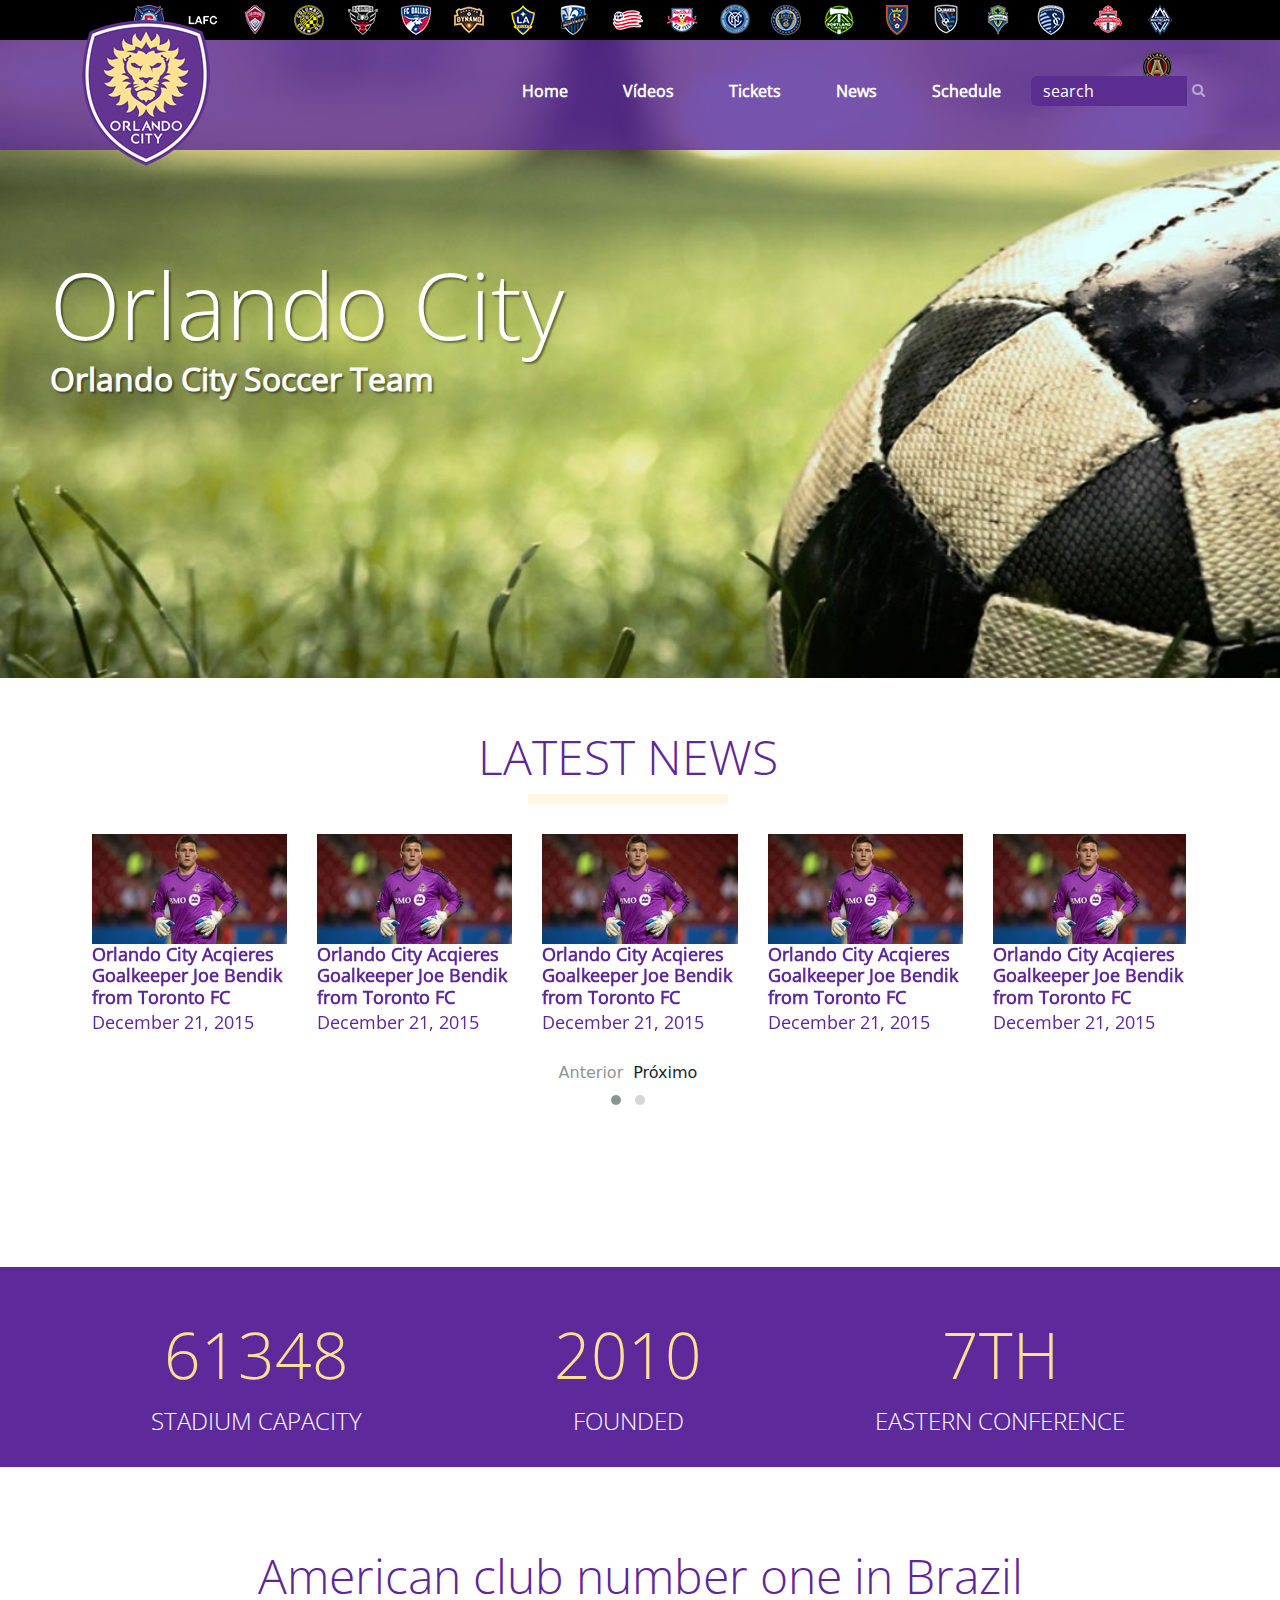
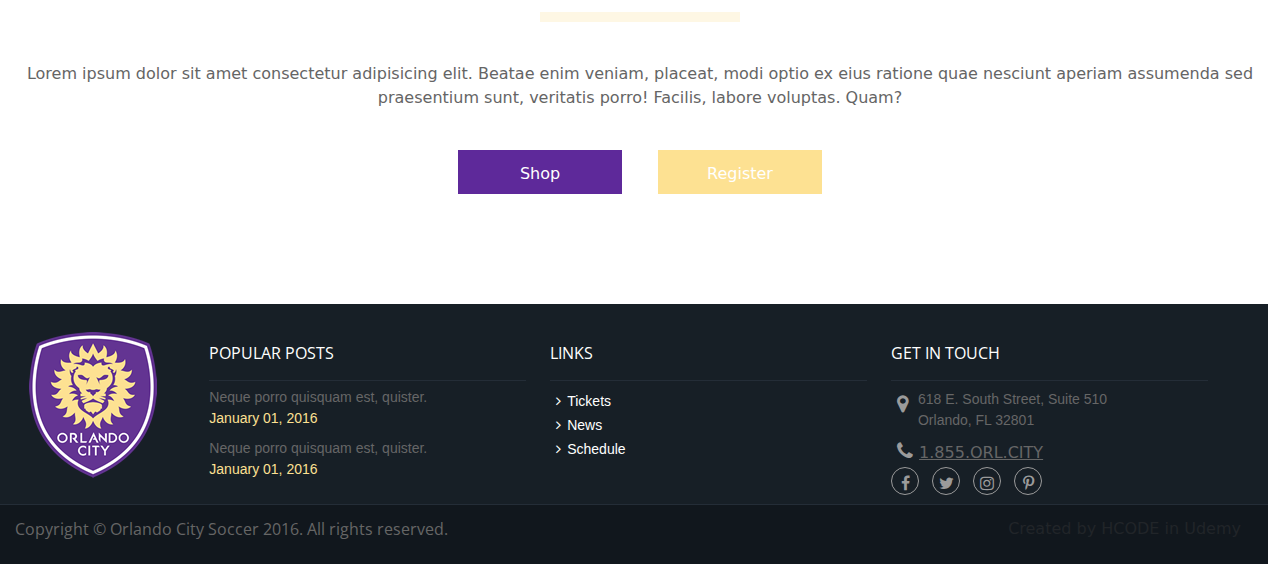
<file: index.html>
<!DOCTYPE html>
<html>
	<head>
		<meta charset="utf-8">
		<meta name="author" content="Lucas">
		<meta name="viewport" content="width:device-width, initial-scale=1">
		<title>Orlando City</title>
		<link rel="stylesheet" href="lib/bootstrap/css/bootstrap.min.css">
		<link rel="stylesheet" href="lib/OwlCarousel2-2.3.4/dist/assets/owl.carousel.min.css">
		<link rel="stylesheet" href="lib/OwlCarousel2-2.3.4/dist/assets/owl.theme.default.min.css">
		<link rel="stylesheet" href="lib/font-awesome-4.7.0/css/font-awesome.min.css">
		<link rel="stylesheet" href="css/styles.css">
		<link rel="stylesheet" href="css/styles-mobile.css">
	</head>
	<body>

		<header>

			<div class="container container-logo">
				<img id="logotipo" src="img/orlando-logo.png" alt="Logotipo">
			</div>

			<div class="header-black">
				<div class="container">

					<button id="btn-bars" title="bars" type="button"><i class="fa fa-bars"></i></button>
					<button id="btn-search" title="search" type="search"><i class="fa fa-search"></i></button>

						<ul class="pull-right">
							<li class="club-01"><a href="#"></a></li>
							<li class="club-02"><a href="#"></a></li>
							<li class="club-03"><a href="#"></a></li>
							<li class="club-04"><a href="#"></a></li>
							<li class="club-05"><a href="#"></a></li>
							<li class="club-06"><a href="#"></a></li>
							<li class="club-07"><a href="#"></a></li>
							<li class="club-08"><a href="#"></a></li>
							<li class="club-09"><a href="#"></a></li>
							<li class="club-10"><a href="#"></a></li>
							<li class="club-11"><a href="#"></a></li>
							<li class="club-12"><a href="#"></a></li>
							<li class="club-13"><a href="#"></a></li>
							<li class="club-14"><a href="#"></a></li>
							<li class="club-15"><a href="#"></a></li>
							<li class="club-16"><a href="#"></a></li>
							<li class="club-17"><a href="#"></a></li>
							<li class="club-18"><a href="#"></a></li>
							<li class="club-19"><a href="#"></a></li>
							<li class="club-20"><a href="#"></a></li>
							<li class="club-21"><a href="#"></a></li>
						</ul>
				</div>
			</div>

			<div class="container-menu">
				<div class="row">
					<nav id="menu" class="pull-right">
						<ul>
							<li><a href="index.html">Home</a></li>
							<li><a href="videos.html">Vídeos</a></li>
							<li><a href="#">Tickets</a></li>
							<li><a href="#">News</a></li>
							<li><a href="#">Schedule</a></li>
							<li class="search">
								<div class="input-group">
									<input id="input-search" type="search" class="form-control" placeholder="search">
									<div class="input-group-btn">
										<button title="btn" type="button"><i class="fa fa-search"></i></button>
									</div>
								</div>
							</li>
						</ul>
					</nav>
				</div>
			</div>

		</header>

		<section>
			<div id="banner">
				<h1>Orlando City<small>Orlando City Soccer Team</small></h1>
			</div>

			<div id="news" class="container">

				<div class="row text-center">
					<h2>latest News</h2>
					<hr>
				</div>

				<div class="row thumbnails owl-carousel owl-theme">
					<div class="item">
						<div class="item-inner">
							<img src="img/noticia-thumb.jpg" alt="noticia">
							<h3>Orlando City Acqieres Goalkeeper Joe Bendik from Toronto FC</h3>
							<time>December 21, 2015</time>
						</div>
					</div>
					<div class="item">
						<div class="item-inner">
							<img src="img/noticia-thumb.jpg" alt="noticia">
							<h3>Orlando City Acqieres Goalkeeper Joe Bendik from Toronto FC</h3>
							<time>December 21, 2015</time>
						</div>
					</div>
					<div class="item">
						<div class="item-inner">
							<img src="img/noticia-thumb.jpg" alt="noticia">
							<h3>Orlando City Acqieres Goalkeeper Joe Bendik from Toronto FC</h3>
							<time>December 21, 2015</time>
						</div>
					</div>
					<div class="item">
						<div class="item-inner">
							<img src="img/noticia-thumb.jpg" alt="noticia">
							<h3>Orlando City Acqieres Goalkeeper Joe Bendik from Toronto FC</h3>
							<time>December 21, 2015</time>
						</div>
					</div>
					<div class="item">
						<div class="item-inner">
							<img src="img/noticia-thumb.jpg" alt="noticia">
							<h3>Orlando City Acqieres Goalkeeper Joe Bendik from Toronto FC</h3>
							<time>December 21, 2015</time>
						</div>
					</div>
					<div class="item">
						<div class="item-inner">
							<img src="img/noticia-thumb.jpg" alt="noticia">
							<h3>Orlando City Acqieres Goalkeeper Joe Bendik from Toronto FC</h3>
							<time>December 21, 2015</time>
						</div>
					</div>
					<div class="item">
						<div class="item-inner">
							<img src="img/noticia-thumb.jpg" alt="noticia">
							<h3>Orlando City Acqieres Goalkeeper Joe Bendik from Toronto FC</h3>
							<time>December 21, 2015</time>
						</div>
					</div>
					<div class="item">
						<div class="item-inner">
							<img src="img/noticia-thumb.jpg" alt="noticia">
							<h3>Orlando City Acqieres Goalkeeper Joe Bendik from Toronto FC</h3>
							<time>December 21, 2015</time>
						</div>
					</div>
					<div class="item">
						<div class="item-inner">
							<img src="img/noticia-thumb.jpg" alt="noticia">
							<h3>Orlando City Acqieres Goalkeeper Joe Bendik from Toronto FC</h3>
							<time>December 21, 2015</time>
						</div>
					</div>
				</div>
				
			</div>

			<div id="estatisticas">

				<div class="container">
					<div class="row">
						<div class="col-md-4">
							<p>61348<small>Stadium Capacity</small></p>
						</div>
						<div class="col-md-4">
							<p>2010<small>Founded</small></p>
						</div>
						<div class="col-md-4">
							<p>7th<small>Eastern Conference</small></p>
						</div>
					</div>
				</div>

			</div>

			<div id="call-to-action">
				<div class="row">
					<h2>American club number one in Brazil</h2>
					<hr>
				</div>
				<div class="row">
					<p>Lorem ipsum dolor sit amet consectetur adipisicing elit. Beatae enim veniam, placeat, modi optio ex eius ratione quae nesciunt aperiam assumenda sed praesentium sunt, veritatis porro! Facilis, labore voluptas. Quam?</p>
				</div>
				<div class="text-center">
					<div class="row row-max-400">
						<div class="col-md-6">
							<a href="#" class="btn btn-roxo">Shop</a>
						</div>
						<div class="col-md-6">
							<a href="#" class="btn btn-amarelo">Register</a>
						</div>
					</div>
				</div>
			</div>

		</section>

		<footer>
			
			<div class="row row-cinza-claro">
				
				<div class="container">
					
					<div class="row">
						
						<div class="col-md-2 text-center">
							
							<img class="logotipo" src="img/orlando-logo.png" alt="Logotipo">

						</div>
						<div class="col-md-10">
							
							<div class="row row-cols">
								<div class="col-md-4 col-popular-post">
									
									<h4>POPULAR POSTS</h4>

									<ul class="list-unstyled">
										<li>
											<h5>Neque porro quisquam est, quister.</h5>
											<time>January 01, 2016</time>
										</li>
										<li>
											<h5>Neque porro quisquam est, quister.</h5>
											<time>January 01, 2016</time>
										</li>

									</ul>

								</div>
								<div class="col-md-4 col-links">
									
									<h4>LINKS</h4>

									<ul class="list-unstyled">
										<li><a href="#"><i class="fa fa-angle-right"></i>Tickets</a></li>
										<li><a href="#"><i class="fa fa-angle-right"></i>News</a></li>
										<li><a href="#"><i class="fa fa-angle-right"></i>Schedule</a></li>
									</ul>

								</div>
								<div class="col-md-4 col-get-in-touch">
									
									<h4>GET IN TOUCH</h4>

									<address>
										<i class="fa fa-map-marker"></i> <span>618 E. South Street, Suite 510<br/>Orlando, FL 32801</span>
									</address>

									<p><a href="tel:1855ORLCITY"><i class="fa fa-phone"></i>1.855.ORL.CITY</a></p>

									<ul class="list-unstyled list-socials">
										<li>
											<a href="#" target="_blank"><i class="fa fa-facebook"></i></a>
										</li>
										<li>
											<a href="#" target="_blank"><i class="fa fa-twitter"></i></a>
										</li>
										<li>
											<a href="#" target="_blank"><i class="fa fa-instagram"></i></a>
										</li>
										<li>
											<a href="#" target="_blank"><i class="fa fa-pinterest-p"></i></a>
										</li>
									</ul>

								</div>
							</div>

						</div>

					</div>

				</div>

			</div>

			<div class="row row-cinza-escuro">
				
				<div class="container">
					
					<p class="pull-left">Copyright © Orlando City Soccer 2016. All rights reserved.</p>
					<p class="pull-right text-roxo">Created by HCODE in Udemy</p>

				</div>

			</div>

		</footer>


		<script src="lib/jquery/dist/jquery.min.js"></script>
		<script src="lib/OwlCarousel2-2.3.4/dist/owl.carousel.min.js"></script>
		<script src="lib/bootstrap/js/bootstrap.min.js"></script>
		<script src="js/efeitos.js"></script>
	</body>
</html>
</file>
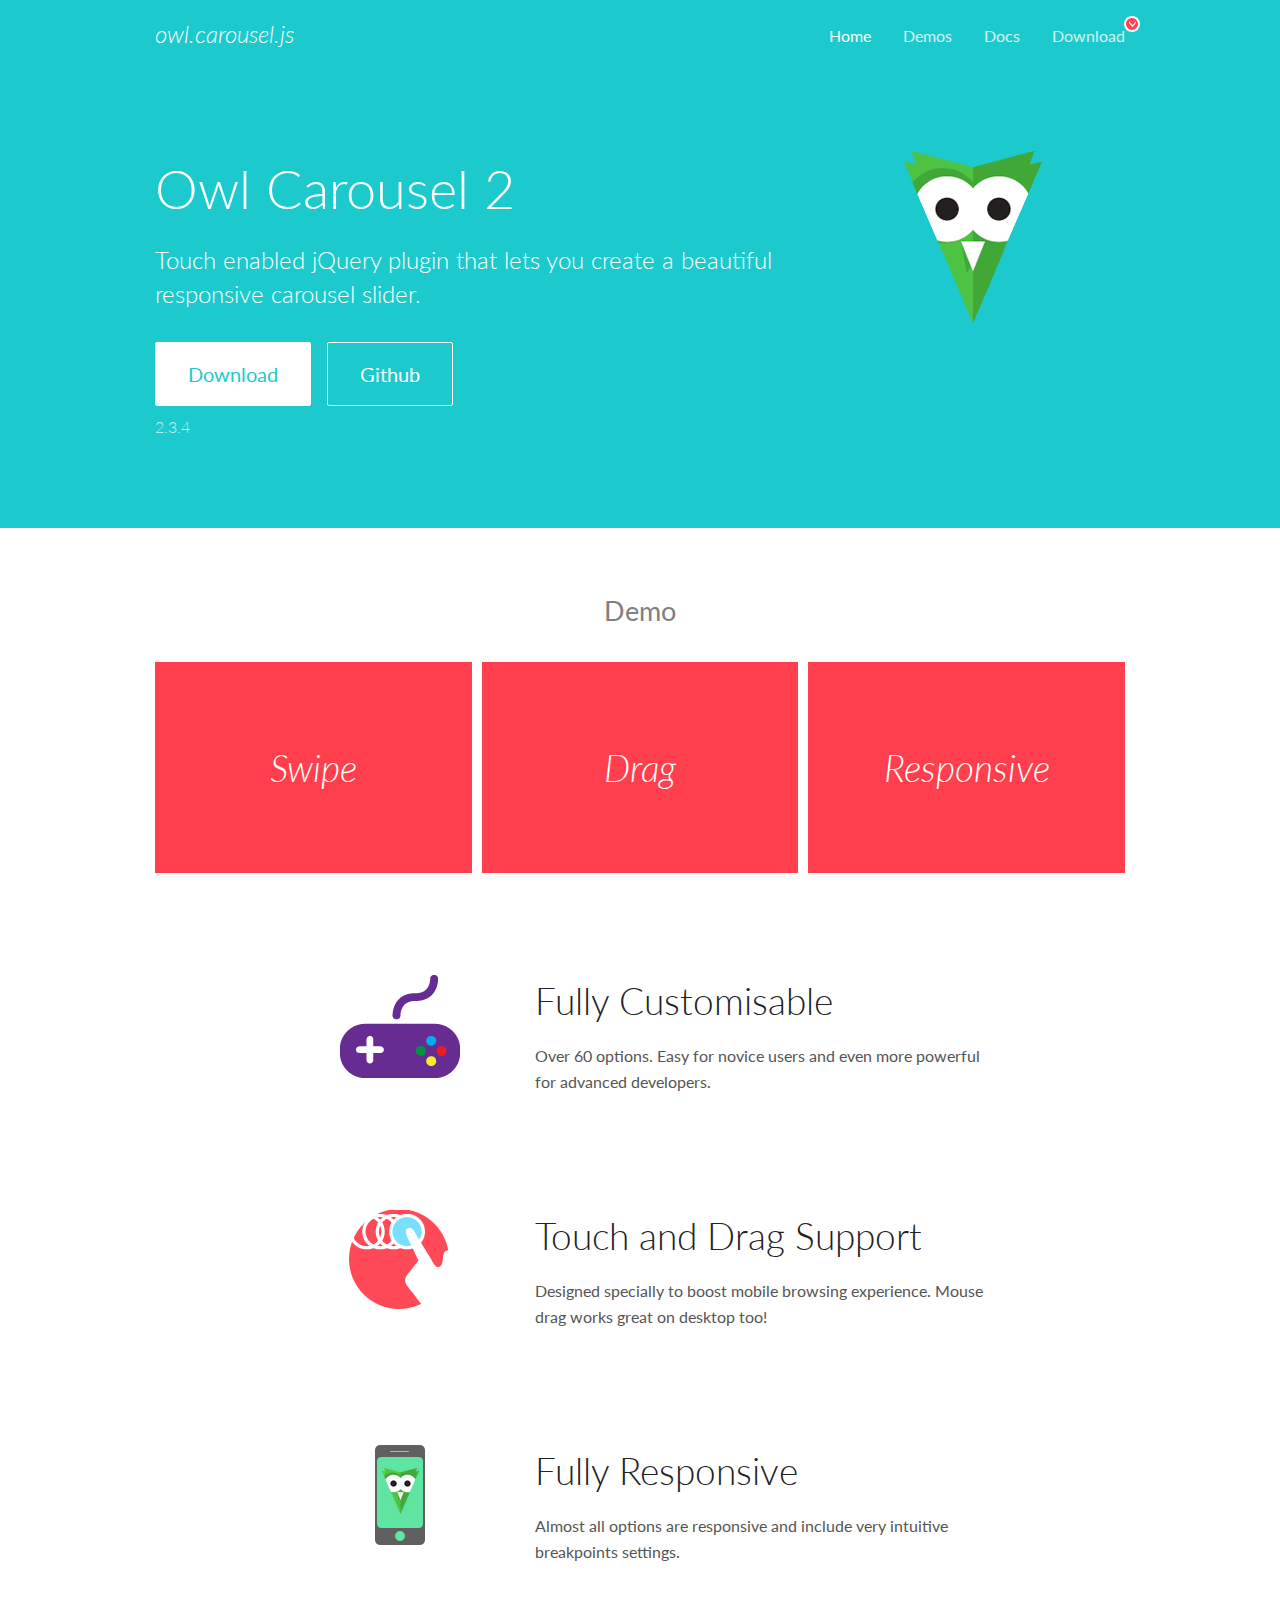
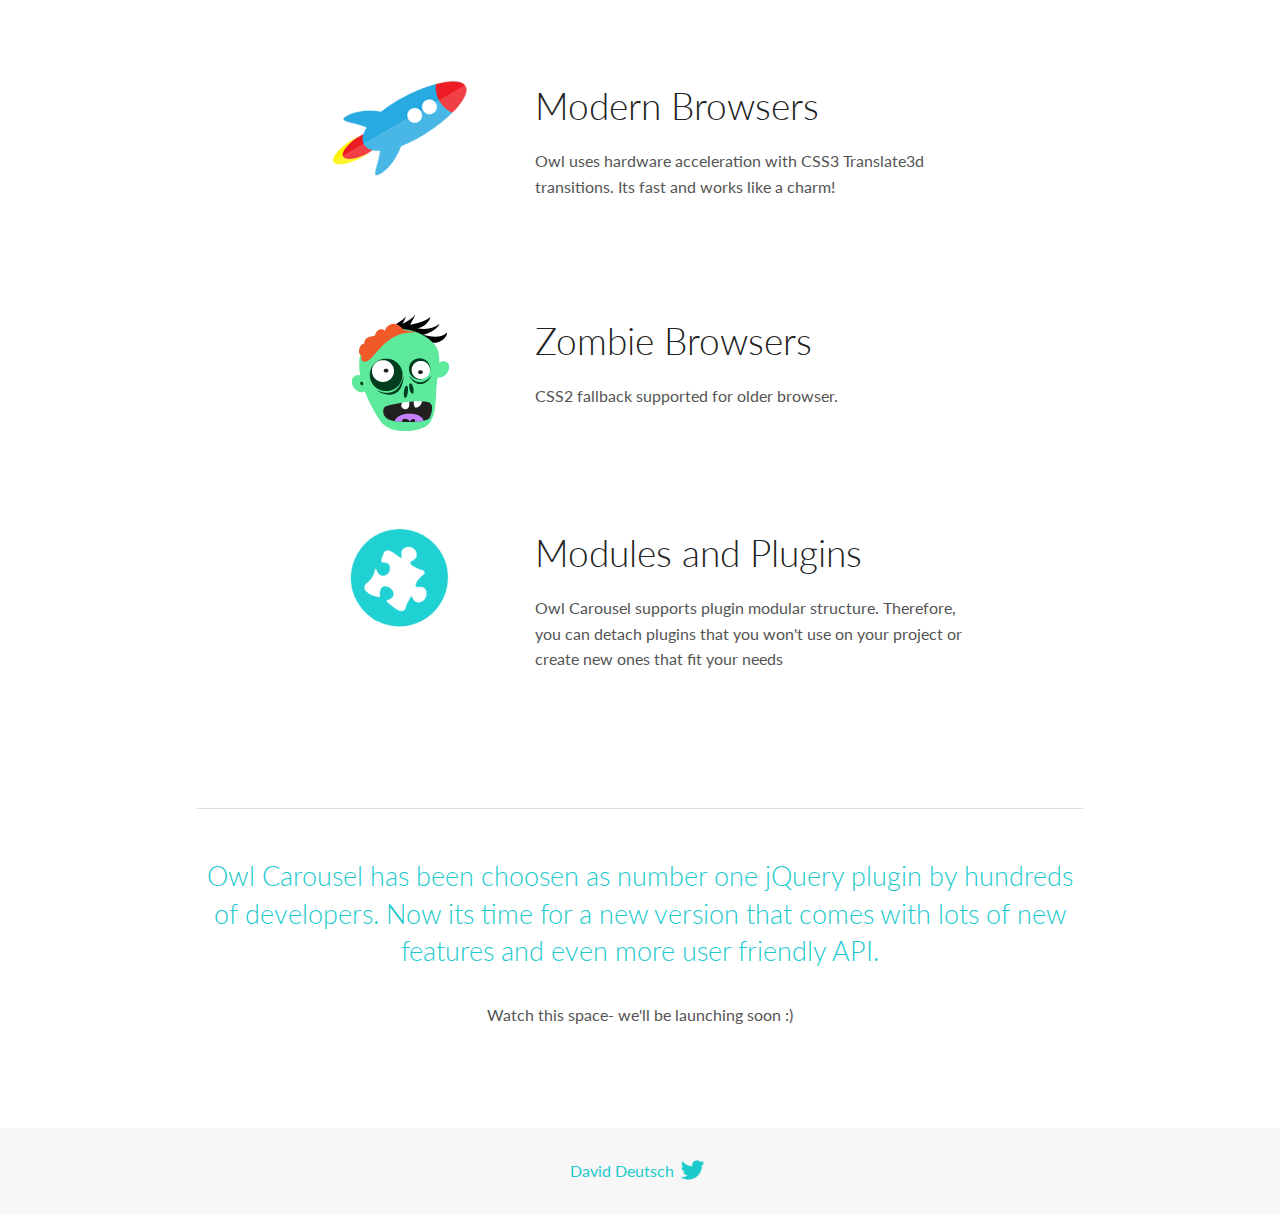
<file: lib/OwlCarousel2-2.3.4/docs/index.html>
<!DOCTYPE html>
<html lang="en">
  <head>

    <!-- head -->
    <meta charset="utf-8">
    <meta name="msapplication-tap-highlight" content="no" />
    <meta name="viewport" content="width=device-width, initial-scale=1.0" />
    <meta name="description" content="Touch enabled jQuery plugin that lets you create beautiful responsive carousel slider.">
    <meta name="author" content="David Deutsch">
    <title>
      Home | Owl Carousel | 2.3.4
    </title>

    <!-- Stylesheets -->
    <link href='https://fonts.googleapis.com/css?family=Lato:300,400,700,400italic,300italic' rel='stylesheet' type='text/css'>
    <link rel="stylesheet" href="assets/css/docs.theme.min.css">

    <!-- Owl Stylesheets -->
    <link rel="stylesheet" href="assets/owlcarousel/assets/owl.carousel.min.css">
    <link rel="stylesheet" href="assets/owlcarousel/assets/owl.theme.default.min.css">

    <!-- HTML5 shim and Respond.js IE8 support of HTML5 elements and media queries -->

    <!--[if lt IE 9]>
      <script src="https://oss.maxcdn.com/libs/html5shiv/3.7.0/html5shiv.js"></script>
      <script src="https://oss.maxcdn.com/libs/respond.js/1.3.0/respond.min.js"></script>
    <![endif]-->

    <!-- Favicons -->
    <link rel="apple-touch-icon-precomposed" sizes="144x144" href="assets/ico/apple-touch-icon-144-precomposed.png">
    <link rel="shortcut icon" href="assets/ico/favicon.png">
    <link rel="shortcut icon" href="favicon.ico">

    <!-- Yeah i know js should not be in header. Its required for demos.-->

    <!-- javascript -->
    <script src="assets/vendors/jquery.min.js"></script>
    <script src="assets/owlcarousel/owl.carousel.js"></script>
  </head>
  <body>

    <!-- header -->
    <header class="header">
      <div class="row">
        <div class="large-12 columns">
          <div class="brand left">
            <h3>
              <a href="/OwlCarousel2/">owl.carousel.js</a> 
            </h3>
          </div>
          <a id="toggle-nav" class="right">
            <span></span> <span></span> <span></span> 
          </a> 
          <div class="nav-bar">
            <ul class="clearfix">
              <li class="active">
                <a href="/OwlCarousel2/index.html">Home</a> 
              </li>
              <li> <a href="/OwlCarousel2/demos/demos.html">Demos</a>  </li>
              <li> <a href="/OwlCarousel2/docs/started-welcome.html">Docs</a>  </li>
              <li>
                <a href="https://github.com/OwlCarousel2/OwlCarousel2/archive/2.3.4.zip">Download</a> 
                <span class="download"></span> 
              </li>
            </ul>
          </div>
        </div>
      </div>
    </header>

    <!-- home panel -->
    <section id="hero">
      <div class="row">
        <div class="large-8 medium-8 columns">
          <h1>Owl Carousel 2</h1>
          <h4>Touch enabled jQuery plugin that lets you create a beautiful responsive carousel slider.</h4>
          <a href="https://github.com/OwlCarousel2/OwlCarousel2/archive/2.3.4.zip" class="hero-button">Download</a> 
          <a href="https://github.com/OwlCarousel2/OwlCarousel2" class="hero-button outline">Github</a> 
          <p>2.3.4</p>
        </div>
        <div class="large-4 medium-4 columns">
          <img class="owl-logo" src="assets/img/owl-logo.png" alt="mr. Owl">
        </div>
      </div>
    </section>

    <!-- body -->
    <div class="home-demo">
      <div class="row">
        <div class="large-12 columns">
          <h3>Demo</h3>
          <div class="owl-carousel">
            <div class="item">
              <h2>Swipe</h2>
            </div>
            <div class="item">
              <h2>Drag</h2>
            </div>
            <div class="item">
              <h2>Responsive</h2>
            </div>
            <div class="item">
              <h2>CSS3</h2>
            </div>
            <div class="item">
              <h2>Fast</h2>
            </div>
            <div class="item">
              <h2>Easy</h2>
            </div>
            <div class="item">
              <h2>Free</h2>
            </div>
            <div class="item">
              <h2>Upgradable</h2>
            </div>
            <div class="item">
              <h2>Tons of options</h2>
            </div>
            <div class="item">
              <h2>Infinity</h2>
            </div>
            <div class="item">
              <h2>Auto Width</h2>
            </div>
          </div>
        </div>
      </div>
    </div>
    <script>
      var owl = $('.owl-carousel');
      owl.owlCarousel({
        margin: 10,
        loop: true,
        responsive: {
          0: {
            items: 1
          },
          600: {
            items: 2
          },
          1000: {
            items: 3
          }
        }
      })
    </script>

    <!-- features -->
    <div id="features">
      <div class="row">
        <div class="small-12 medium-9 small-centered columns">
          <section class="row feature">
            <div class="medium-4 small-12 columns">
              <img src="assets/img/feature-options.png" alt="">
            </div>
            <div class="medium-8 small-12 columns">
              <h2>Fully Customisable</h2>
              <p>Over 60 options. Easy for novice users and even more powerful for advanced developers.</p>
            </div>
          </section>
          <section class="row feature">
            <div class="medium-4 small-12 columns">
              <img src="assets/img/feature-drag.png" alt="">
            </div>
            <div class="medium-8 small-12 columns">
              <h2>Touch and Drag Support</h2>
              <p>Designed specially to boost mobile browsing experience. Mouse drag works great on desktop too!</p>
            </div>
          </section>
          <section class="row feature">
            <div class="medium-4 small-12 columns">
              <img src="assets/img/feature-responsive.png" alt="">
            </div>
            <div class="medium-8 small-12 columns">
              <h2>Fully Responsive</h2>
              <p>Almost all options are responsive and include very intuitive breakpoints settings.</p>
            </div>
          </section>
          <section class="row feature">
            <div class="medium-4 small-12 columns">
              <img src="assets/img/feature-modern.png" alt="">
            </div>
            <div class="medium-8 small-12 columns">
              <h2>Modern Browsers</h2>
              <p>Owl uses hardware acceleration with CSS3 Translate3d transitions. Its fast and works like a charm! </p>
            </div>
          </section>
          <section class="row feature">
            <div class="medium-4 small-12 columns">
              <img src="assets/img/feature-zombie.png" alt="">
            </div>
            <div class="medium-8 small-12 columns">
              <h2>Zombie Browsers</h2>
              <p>CSS2 fallback supported for older browser.</p>
            </div>
          </section>
          <section class="row feature">
            <div class="medium-4 small-12 columns">
              <img src="assets/img/feature-module.png" alt="">
            </div>
            <div class="medium-8 small-12 columns">
              <h2>Modules and Plugins</h2>
              <p>Owl Carousel supports plugin modular structure. Therefore, you can detach plugins that you won&#x27;t use on your project or create new ones that fit your needs</p>
            </div>
          </section>
        </div>
      </div>
    </div>

    <!-- footer -->
    <section id="teaser-text">
      <div class="row">
        <div class="small-12 medium-11 small-centered columns">
          <hr>
          <h3 id="owl-carousel-has-been-choosen-as-number-one-jquery-plugin-by-hundreds-of-developers-now-its-time-for-a-new-version-that-comes-with-lots-of-new-features-and-even-more-user-friendly-api-">Owl Carousel has been choosen as number one jQuery plugin by hundreds of developers. Now its time for a new version that comes with lots of new features and even more user friendly API.</h3>
          <p>Watch this space- we&#39;ll be launching soon :)</p>
        </div>
      </div>
    </section>

    <!-- footer -->
    <footer class="footer">
      <div class="row">
        <div class="large-12 columns">
          <h5>
            <a href="/OwlCarousel2/docs/support-contact.html">David Deutsch</a> 
            <a id="custom-tweet-button" href="https://twitter.com/share?url=https://github.com/OwlCarousel2/OwlCarousel2&text=Owl Carousel - This is so awesome! " target="_blank"></a> 
          </h5>
        </div>
      </div>
    </footer>

    <!-- vendors -->
    <script src="assets/vendors/highlight.js"></script>
    <script src="assets/js/app.js"></script>
  </body>
</html>
</file>
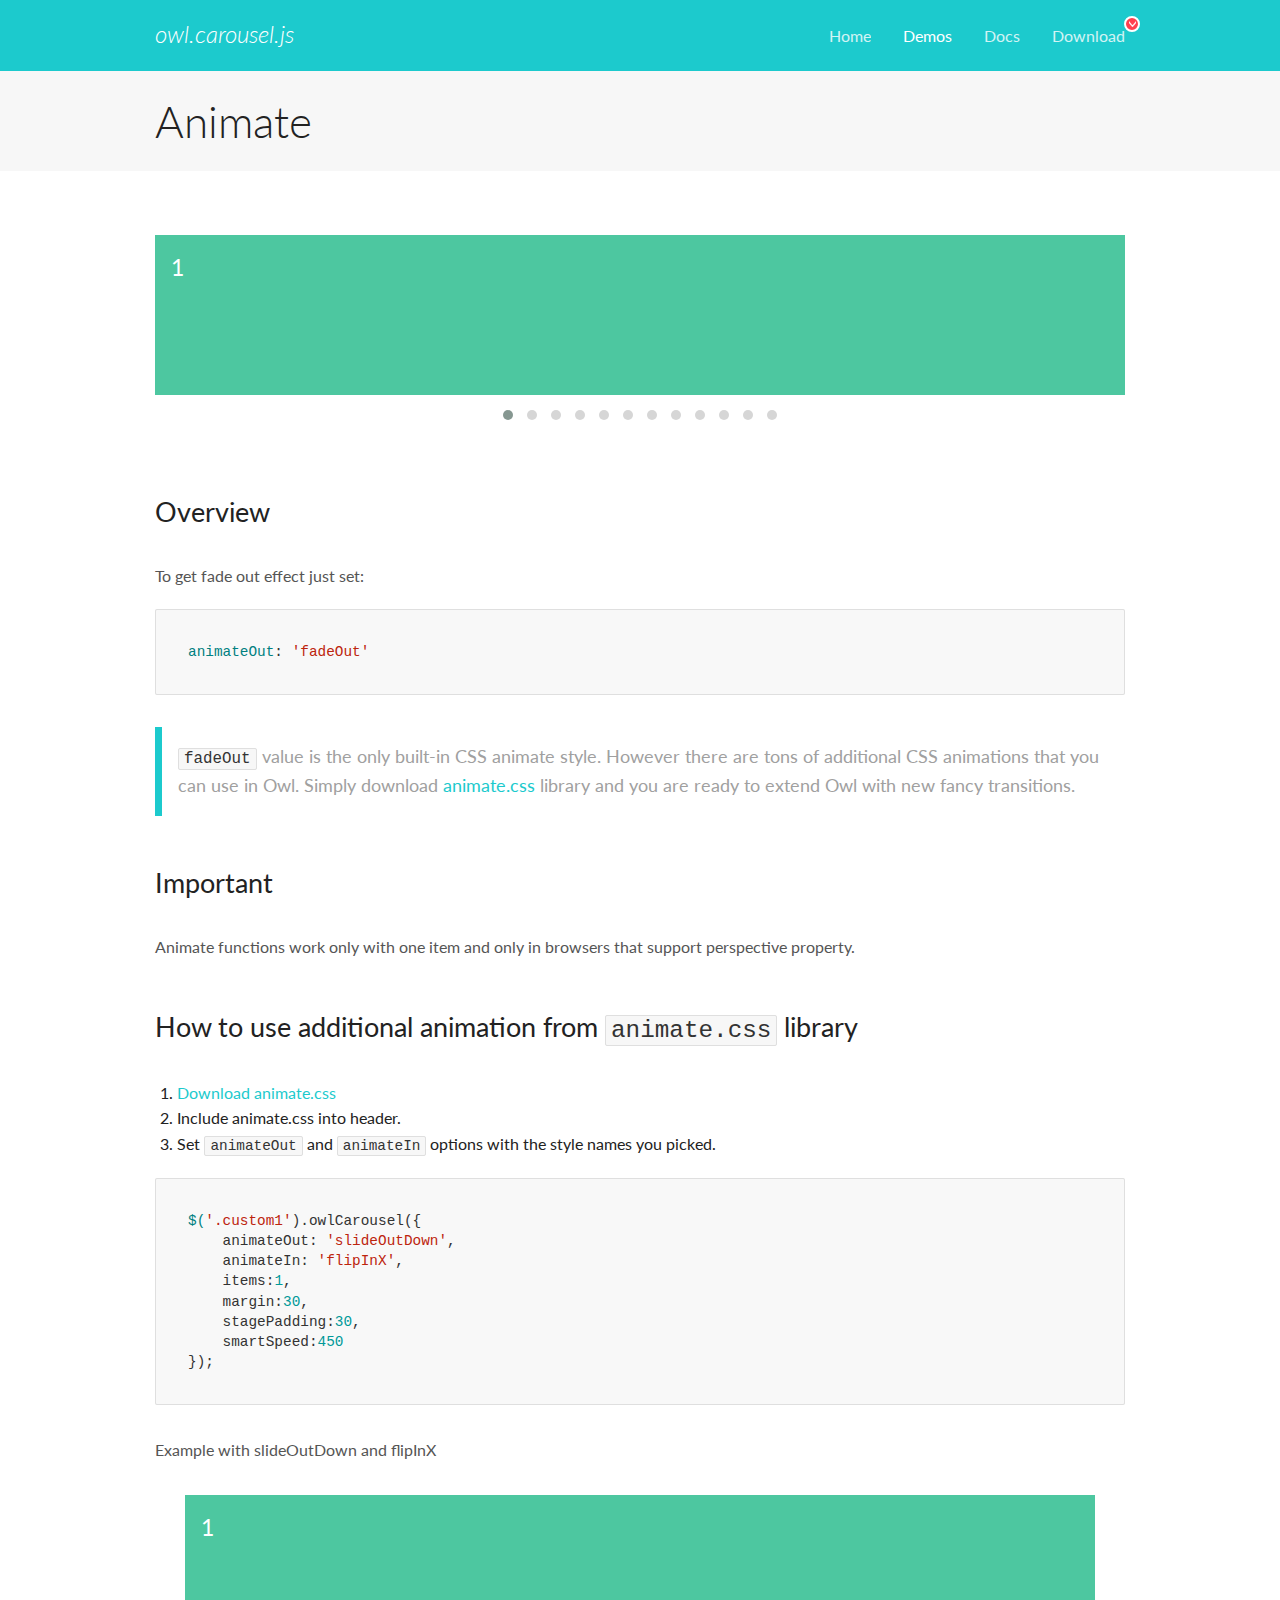
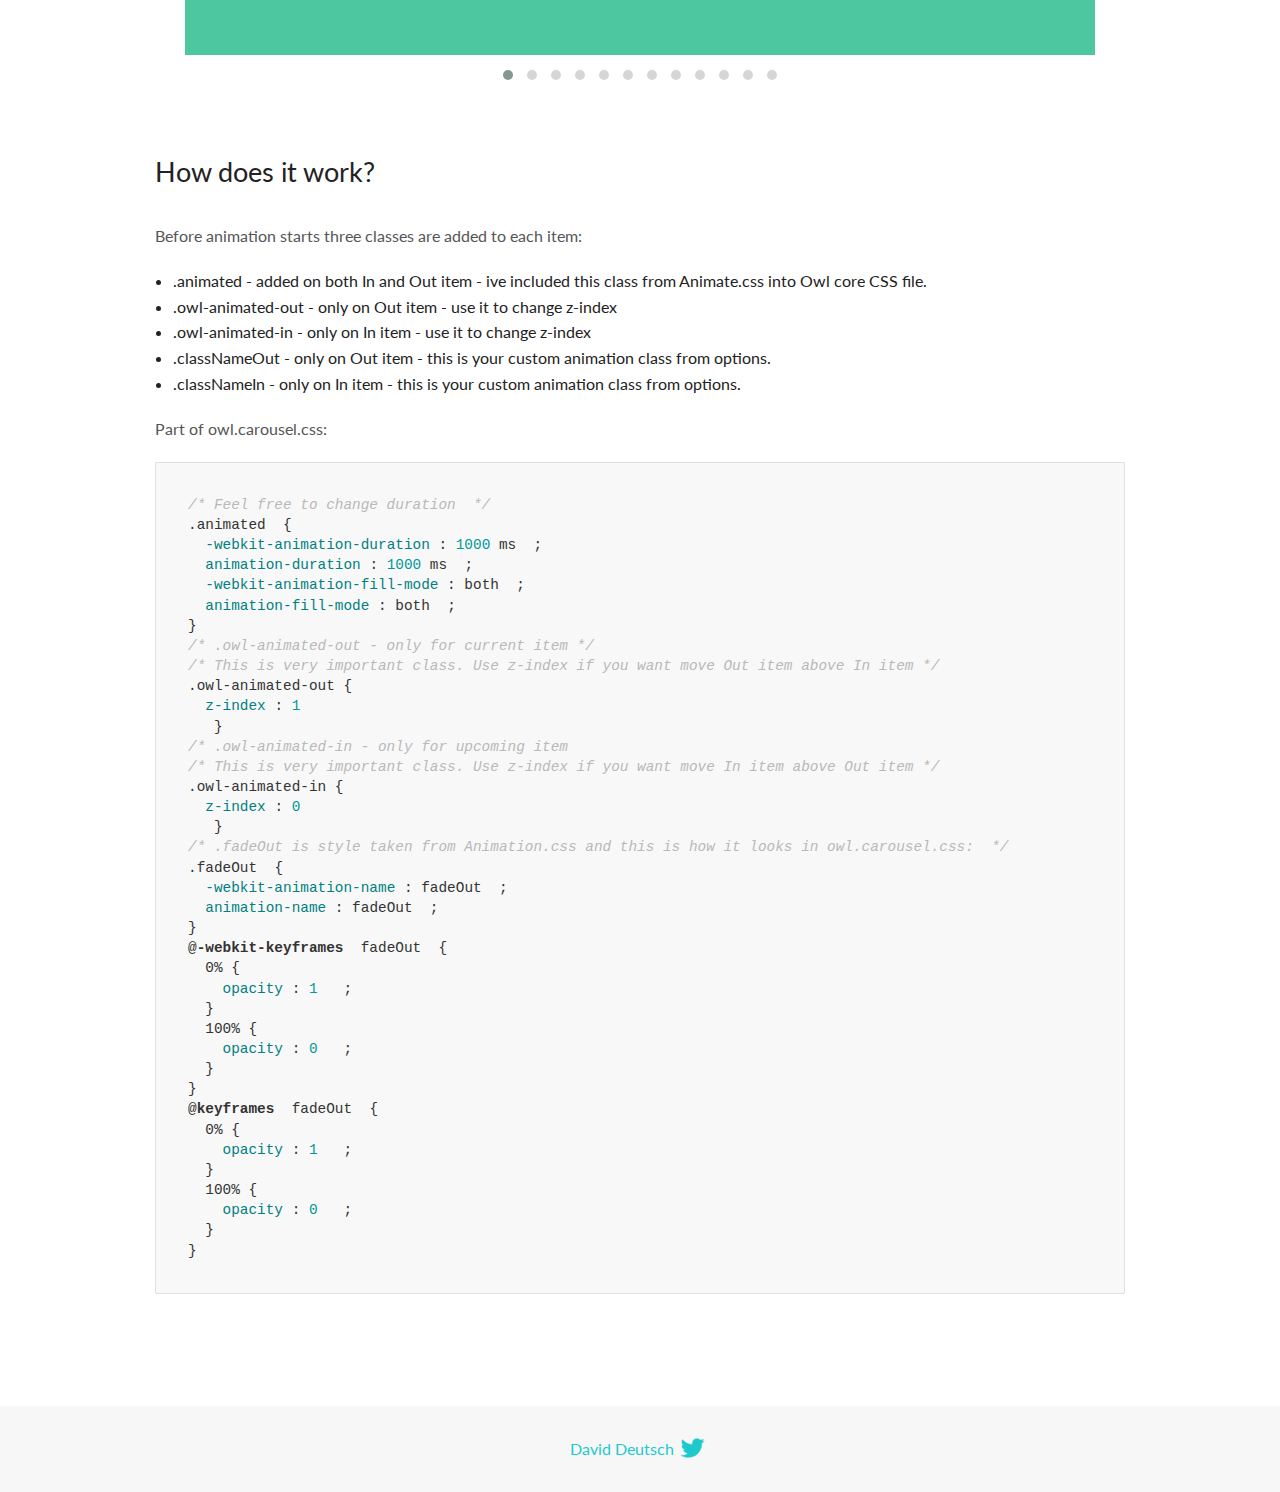
<file: lib/OwlCarousel2-2.3.4/docs/demos/animate.html>
<!DOCTYPE html>
<html lang="en">
  <head>

    <!-- head -->
    <meta charset="utf-8">
    <meta name="msapplication-tap-highlight" content="no" />
    <meta name="viewport" content="width=device-width, initial-scale=1.0" />
    <meta name="description" content="Animate carousel">
    <meta name="author" content="David Deutsch">
    <title>
      Animate Demo | Owl Carousel | 2.3.4
    </title>

    <!-- Stylesheets -->
    <link href='https://fonts.googleapis.com/css?family=Lato:300,400,700,400italic,300italic' rel='stylesheet' type='text/css'>
    <link rel="stylesheet" href="../assets/css/docs.theme.min.css">

    <!-- Owl Stylesheets -->
    <link rel="stylesheet" href="../assets/owlcarousel/assets/owl.carousel.min.css">
    <link rel="stylesheet" href="../assets/owlcarousel/assets/owl.theme.default.min.css">

    <!-- HTML5 shim and Respond.js IE8 support of HTML5 elements and media queries -->

    <!--[if lt IE 9]>
      <script src="https://oss.maxcdn.com/libs/html5shiv/3.7.0/html5shiv.js"></script>
      <script src="https://oss.maxcdn.com/libs/respond.js/1.3.0/respond.min.js"></script>
    <![endif]-->

    <!-- Favicons -->
    <link rel="apple-touch-icon-precomposed" sizes="144x144" href="../assets/ico/apple-touch-icon-144-precomposed.png">
    <link rel="shortcut icon" href="../assets/ico/favicon.png">
    <link rel="shortcut icon" href="favicon.ico">

    <!-- Yeah i know js should not be in header. Its required for demos.-->

    <!-- javascript -->
    <script src="../assets/vendors/jquery.min.js"></script>
    <script src="../assets/owlcarousel/owl.carousel.js"></script>
  </head>
  <body>

    <!-- header -->
    <header class="header">
      <div class="row">
        <div class="large-12 columns">
          <div class="brand left">
            <h3>
              <a href="/OwlCarousel2/">owl.carousel.js</a> 
            </h3>
          </div>
          <a id="toggle-nav" class="right">
            <span></span> <span></span> <span></span> 
          </a> 
          <div class="nav-bar">
            <ul class="clearfix">
              <li> <a href="/OwlCarousel2/index.html">Home</a>  </li>
              <li class="active">
                <a href="/OwlCarousel2/demos/demos.html">Demos</a> 
              </li>
              <li> <a href="/OwlCarousel2/docs/started-welcome.html">Docs</a>  </li>
              <li>
                <a href="https://github.com/OwlCarousel2/OwlCarousel2/archive/2.3.4.zip">Download</a> 
                <span class="download"></span> 
              </li>
            </ul>
          </div>
        </div>
      </div>
    </header>

    <!-- title -->
    <section class="title">
      <div class="row">
        <div class="large-12 columns">
          <h1>Animate</h1>
        </div>
      </div>
    </section>

    <!--  Demos -->
    <section id="demos">
      <div class="row">
        <div class="large-12 columns">
          <div class="fadeOut owl-carousel owl-theme">
            <div class="item">
              <h4>1</h4>
            </div>
            <div class="item">
              <h4>2</h4>
            </div>
            <div class="item">
              <h4>3</h4>
            </div>
            <div class="item">
              <h4>4</h4>
            </div>
            <div class="item">
              <h4>5</h4>
            </div>
            <div class="item">
              <h4>6</h4>
            </div>
            <div class="item">
              <h4>7</h4>
            </div>
            <div class="item">
              <h4>8</h4>
            </div>
            <div class="item">
              <h4>9</h4>
            </div>
            <div class="item">
              <h4>10</h4>
            </div>
            <div class="item">
              <h4>11</h4>
            </div>
            <div class="item">
              <h4>12</h4>
            </div>
          </div>
          <h3 id="overview">Overview</h3>
          <p>To get fade out effect just set:</p>
          <pre><code>animateOut: &#39;fadeOut&#39;</code></pre>
          <blockquote>
            <p><code>fadeOut</code> value is the only built-in CSS animate style. However there are tons of additional CSS animations that you can use in Owl. Simply download
              <a href="https://daneden.github.io/animate.css/">animate.css</a>  library and you are ready to extend Owl with new fancy transitions.</p>
          </blockquote>
          <h3 id="important">Important</h3>
          <p>Animate functions work only with one item and only in browsers that support perspective property.</p>
          <h3 id="how-to-use-additional-animation-from-animate-css-library">How to use additional animation from <code>animate.css</code> library</h3>
          <ol>
            <li> <a href="https://daneden.github.io/animate.css/">Download animate.css</a>  </li>
            <li>Include animate.css into header.</li>
            <li>Set <code>animateOut</code> and <code>animateIn</code> options with the style names you picked.</li>
          </ol>
          <pre><code>$(&#39;.custom1&#39;).owlCarousel({
    animateOut: &#39;slideOutDown&#39;,
    animateIn: &#39;flipInX&#39;,
    items:1,
    margin:30,
    stagePadding:30,
    smartSpeed:450
});</code></pre>
          <p>Example with slideOutDown and flipInX</p>
          <div class="custom1 owl-carousel owl-theme">
            <div class="item">
              <h4>1</h4>
            </div>
            <div class="item">
              <h4>2</h4>
            </div>
            <div class="item">
              <h4>3</h4>
            </div>
            <div class="item">
              <h4>4</h4>
            </div>
            <div class="item">
              <h4>5</h4>
            </div>
            <div class="item">
              <h4>6</h4>
            </div>
            <div class="item">
              <h4>7</h4>
            </div>
            <div class="item">
              <h4>8</h4>
            </div>
            <div class="item">
              <h4>9</h4>
            </div>
            <div class="item">
              <h4>10</h4>
            </div>
            <div class="item">
              <h4>11</h4>
            </div>
            <div class="item">
              <h4>12</h4>
            </div>
          </div>
          <h3 id="how-does-it-work-">How does it work?</h3>
          <p>Before animation starts three classes are added to each item:</p>
          <ul>
            <li>.animated - added on both In and Out item - ive included this class from Animate.css into Owl core CSS file.</li>
            <li>.owl-animated-out - only on Out item - use it to change z-index</li>
            <li>.owl-animated-in - only on In item - use it to change z-index</li>
            <li>.classNameOut - only on Out item - this is your custom animation class from options.</li>
            <li>.classNameIn - only on In item - this is your custom animation class from options.</li>
          </ul>
          <p>Part of owl.carousel.css:</p>
          <pre><code class="language-css"><span class="comment">/* Feel free to change duration  */</span> 
<span class="class">.animated</span>  <span class="rules">{
  <span class="rule"><span class="attribute">-webkit-animation-duration</span> :<span class="value"> <span class="number">1000</span> ms</span> </span> ;
  <span class="rule"><span class="attribute">animation-duration</span> :<span class="value"> <span class="number">1000</span> ms</span> </span> ;
  <span class="rule"><span class="attribute">-webkit-animation-fill-mode</span> :<span class="value"> both</span> </span> ;
  <span class="rule"><span class="attribute">animation-fill-mode</span> :<span class="value"> both</span> </span> ;
<span class="rule">}</span> </span> 
<span class="comment">/* .owl-animated-out - only for current item */</span> 
<span class="comment">/* This is very important class. Use z-index if you want move Out item above In item */</span> 
<span class="class">.owl-animated-out</span> <span class="rules">{
  <span class="rule"><span class="attribute">z-index</span> :<span class="value"> <span class="number">1</span> 
</span> </span> </span> }
<span class="comment">/* .owl-animated-in - only for upcoming item
/* This is very important class. Use z-index if you want move In item above Out item */</span> 
<span class="class">.owl-animated-in</span> <span class="rules">{
  <span class="rule"><span class="attribute">z-index</span> :<span class="value"> <span class="number">0</span> 
</span> </span> </span> }
<span class="comment">/* .fadeOut is style taken from Animation.css and this is how it looks in owl.carousel.css:  */</span> 
<span class="class">.fadeOut</span>  <span class="rules">{
  <span class="rule"><span class="attribute">-webkit-animation-name</span> :<span class="value"> fadeOut</span> </span> ;
  <span class="rule"><span class="attribute">animation-name</span> :<span class="value"> fadeOut</span> </span> ;
<span class="rule">}</span> </span> 
<span class="at_rule">@<span class="keyword">-webkit-keyframes</span>  fadeOut </span> {
  0% <span class="rules">{
    <span class="rule"><span class="attribute">opacity</span> :<span class="value"> <span class="number">1</span> </span> </span> ;
  <span class="rule">}</span> </span> 
  100% <span class="rules">{
    <span class="rule"><span class="attribute">opacity</span> :<span class="value"> <span class="number">0</span> </span> </span> ;
  <span class="rule">}</span> </span> 
}
<span class="at_rule">@<span class="keyword">keyframes</span>  fadeOut </span> {
  0% <span class="rules">{
    <span class="rule"><span class="attribute">opacity</span> :<span class="value"> <span class="number">1</span> </span> </span> ;
  <span class="rule">}</span> </span> 
  100% <span class="rules">{
    <span class="rule"><span class="attribute">opacity</span> :<span class="value"> <span class="number">0</span> </span> </span> ;
  <span class="rule">}</span> </span> 
}</code></pre>
          <link rel="stylesheet" href="../assets/css/animate.css">
          <script>
            jQuery(document).ready(function($) {
              $('.fadeOut').owlCarousel({
                items: 1,
                animateOut: 'fadeOut',
                loop: true,
                margin: 10,
              });
              $('.custom1').owlCarousel({
                animateOut: 'slideOutDown',
                animateIn: 'flipInX',
                items: 1,
                margin: 30,
                stagePadding: 30,
                smartSpeed: 450
              });
            });
          </script>
        </div>
      </div>
    </section>

    <!-- footer -->
    <footer class="footer">
      <div class="row">
        <div class="large-12 columns">
          <h5>
            <a href="/OwlCarousel2/docs/support-contact.html">David Deutsch</a> 
            <a id="custom-tweet-button" href="https://twitter.com/share?url=https://github.com/OwlCarousel2/OwlCarousel2&text=Owl Carousel - This is so awesome! " target="_blank"></a> 
          </h5>
        </div>
      </div>
    </footer>

    <!-- vendors -->
    <script src="../assets/vendors/highlight.js"></script>
    <script src="../assets/js/app.js"></script>
  </body>
</html>
</file>
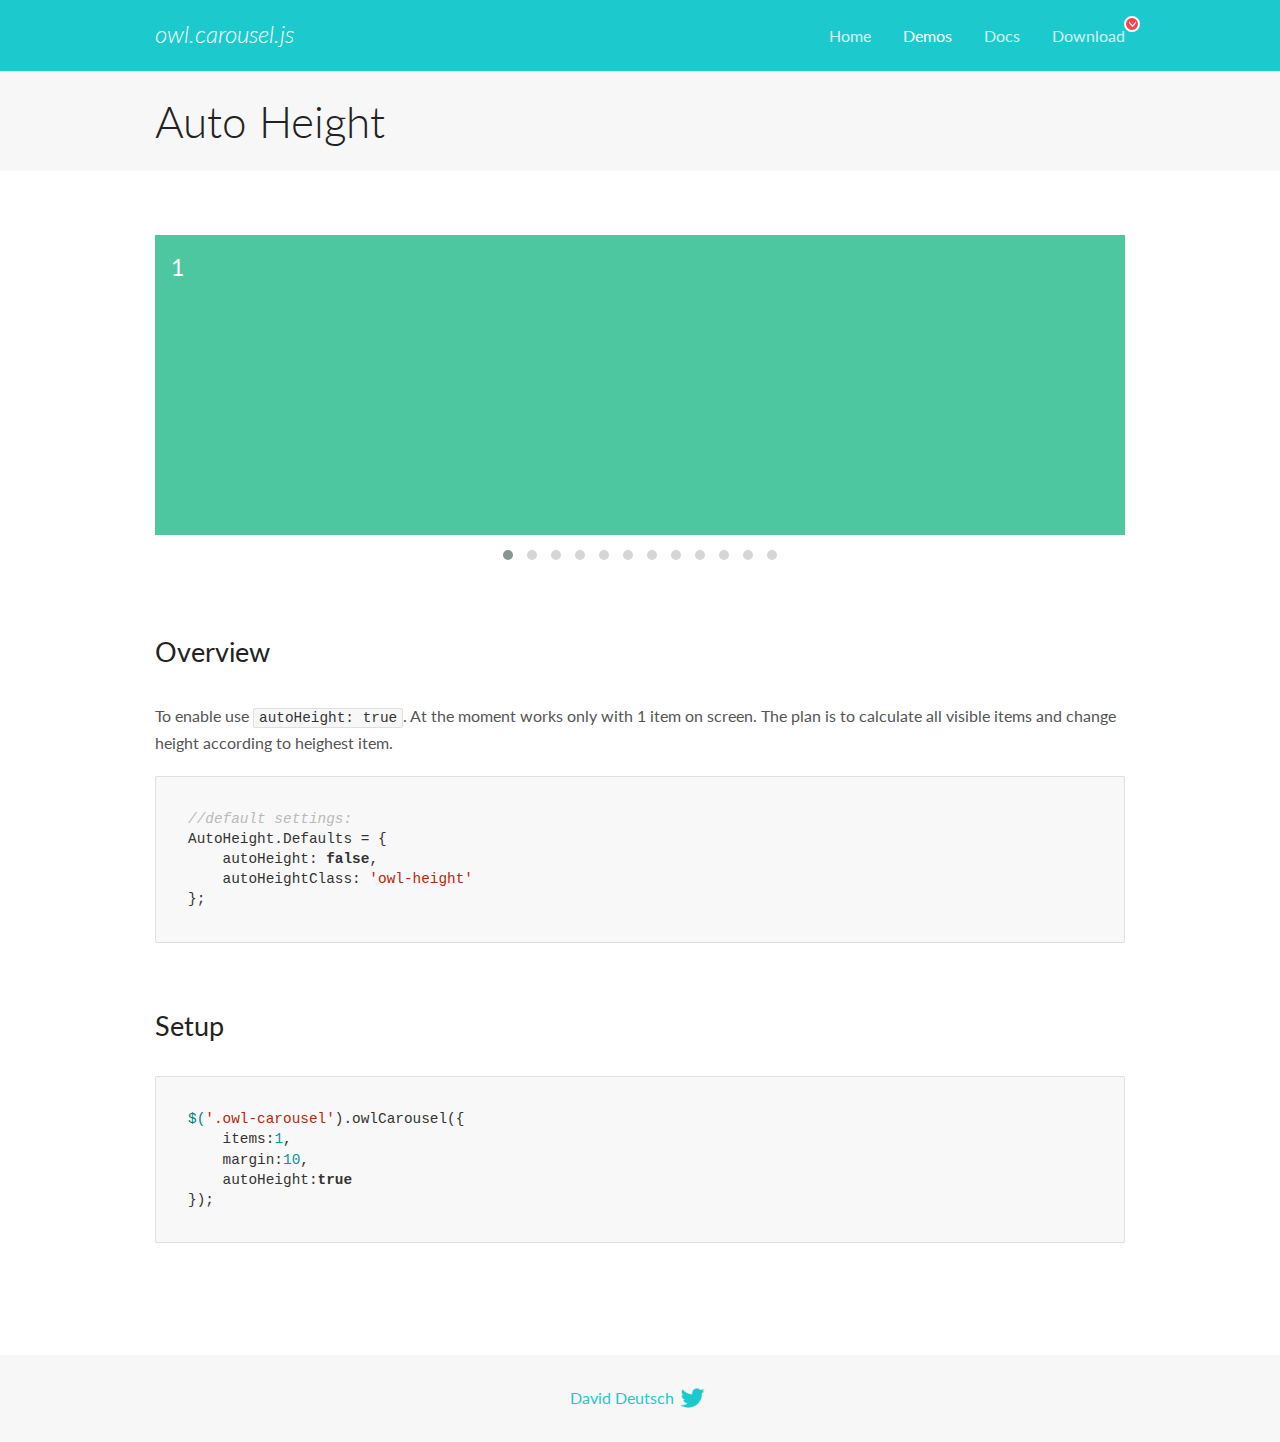
<file: lib/OwlCarousel2-2.3.4/docs/demos/autoheight.html>
<!DOCTYPE html>
<html lang="en">
  <head>

    <!-- head -->
    <meta charset="utf-8">
    <meta name="msapplication-tap-highlight" content="no" />
    <meta name="viewport" content="width=device-width, initial-scale=1.0" />
    <meta name="description" content="autoHeight usage demo">
    <meta name="author" content="David Deutsch">
    <title>
      Auto Height Demo | Owl Carousel | 2.3.4
    </title>

    <!-- Stylesheets -->
    <link href='https://fonts.googleapis.com/css?family=Lato:300,400,700,400italic,300italic' rel='stylesheet' type='text/css'>
    <link rel="stylesheet" href="../assets/css/docs.theme.min.css">

    <!-- Owl Stylesheets -->
    <link rel="stylesheet" href="../assets/owlcarousel/assets/owl.carousel.min.css">
    <link rel="stylesheet" href="../assets/owlcarousel/assets/owl.theme.default.min.css">

    <!-- HTML5 shim and Respond.js IE8 support of HTML5 elements and media queries -->

    <!--[if lt IE 9]>
      <script src="https://oss.maxcdn.com/libs/html5shiv/3.7.0/html5shiv.js"></script>
      <script src="https://oss.maxcdn.com/libs/respond.js/1.3.0/respond.min.js"></script>
    <![endif]-->

    <!-- Favicons -->
    <link rel="apple-touch-icon-precomposed" sizes="144x144" href="../assets/ico/apple-touch-icon-144-precomposed.png">
    <link rel="shortcut icon" href="../assets/ico/favicon.png">
    <link rel="shortcut icon" href="favicon.ico">

    <!-- Yeah i know js should not be in header. Its required for demos.-->

    <!-- javascript -->
    <script src="../assets/vendors/jquery.min.js"></script>
    <script src="../assets/owlcarousel/owl.carousel.js"></script>
  </head>
  <body>

    <!-- header -->
    <header class="header">
      <div class="row">
        <div class="large-12 columns">
          <div class="brand left">
            <h3>
              <a href="/OwlCarousel2/">owl.carousel.js</a> 
            </h3>
          </div>
          <a id="toggle-nav" class="right">
            <span></span> <span></span> <span></span> 
          </a> 
          <div class="nav-bar">
            <ul class="clearfix">
              <li> <a href="/OwlCarousel2/index.html">Home</a>  </li>
              <li class="active">
                <a href="/OwlCarousel2/demos/demos.html">Demos</a> 
              </li>
              <li> <a href="/OwlCarousel2/docs/started-welcome.html">Docs</a>  </li>
              <li>
                <a href="https://github.com/OwlCarousel2/OwlCarousel2/archive/2.3.4.zip">Download</a> 
                <span class="download"></span> 
              </li>
            </ul>
          </div>
        </div>
      </div>
    </header>

    <!-- title -->
    <section class="title">
      <div class="row">
        <div class="large-12 columns">
          <h1>Auto Height</h1>
        </div>
      </div>
    </section>

    <!--  Demos -->
    <section id="demos">
      <div class="row">
        <div class="large-12 columns">
          <div class="owl-carousel owl-theme">
            <div class="item" style="height:300px">
              <h4>1</h4>
            </div>
            <div class="item" style="height:100px">
              <h4>2</h4>
            </div>
            <div class="item" style="height:500px">
              <h4>3</h4>
            </div>
            <div class="item" style="height:250px">
              <h4>4</h4>
            </div>
            <div class="item" style="height:400px">
              <h4>5</h4>
            </div>
            <div class="item" style="height:500px">
              <h4>6</h4>
            </div>
            <div class="item" style="height:600px">
              <h4>7</h4>
            </div>
            <div class="item" style="height:400px">
              <h4>8</h4>
            </div>
            <div class="item" style="height:300px">
              <h4>9</h4>
            </div>
            <div class="item" style="height:350px">
              <h4>10</h4>
            </div>
            <div class="item" style="height:200px">
              <h4>11</h4>
            </div>
            <div class="item" style="height:150px">
              <h4>12</h4>
            </div>
          </div>
          <h3 id="overview">Overview</h3>
          <p>To enable use <code>autoHeight: true</code>. At the moment works only with 1 item on screen. The plan is to calculate all visible items and change height according to heighest item.</p>
          <pre><code>//default settings:
AutoHeight.Defaults = {
    autoHeight: false,
    autoHeightClass: &#39;owl-height&#39;
};</code></pre>
          <h3 id="setup">Setup</h3>
          <pre><code>$(&#39;.owl-carousel&#39;).owlCarousel({
    items:1,
    margin:10,
    autoHeight:true
});</code></pre>
          <script>
            $(document).ready(function() {
              $('.owl-carousel').owlCarousel({
                items: 1,
                margin: 10,
                autoHeight: true
              });
            })
          </script>
        </div>
      </div>
    </section>

    <!-- footer -->
    <footer class="footer">
      <div class="row">
        <div class="large-12 columns">
          <h5>
            <a href="/OwlCarousel2/docs/support-contact.html">David Deutsch</a> 
            <a id="custom-tweet-button" href="https://twitter.com/share?url=https://github.com/OwlCarousel2/OwlCarousel2&text=Owl Carousel - This is so awesome! " target="_blank"></a> 
          </h5>
        </div>
      </div>
    </footer>

    <!-- vendors -->
    <script src="../assets/vendors/highlight.js"></script>
    <script src="../assets/js/app.js"></script>
  </body>
</html>
</file>
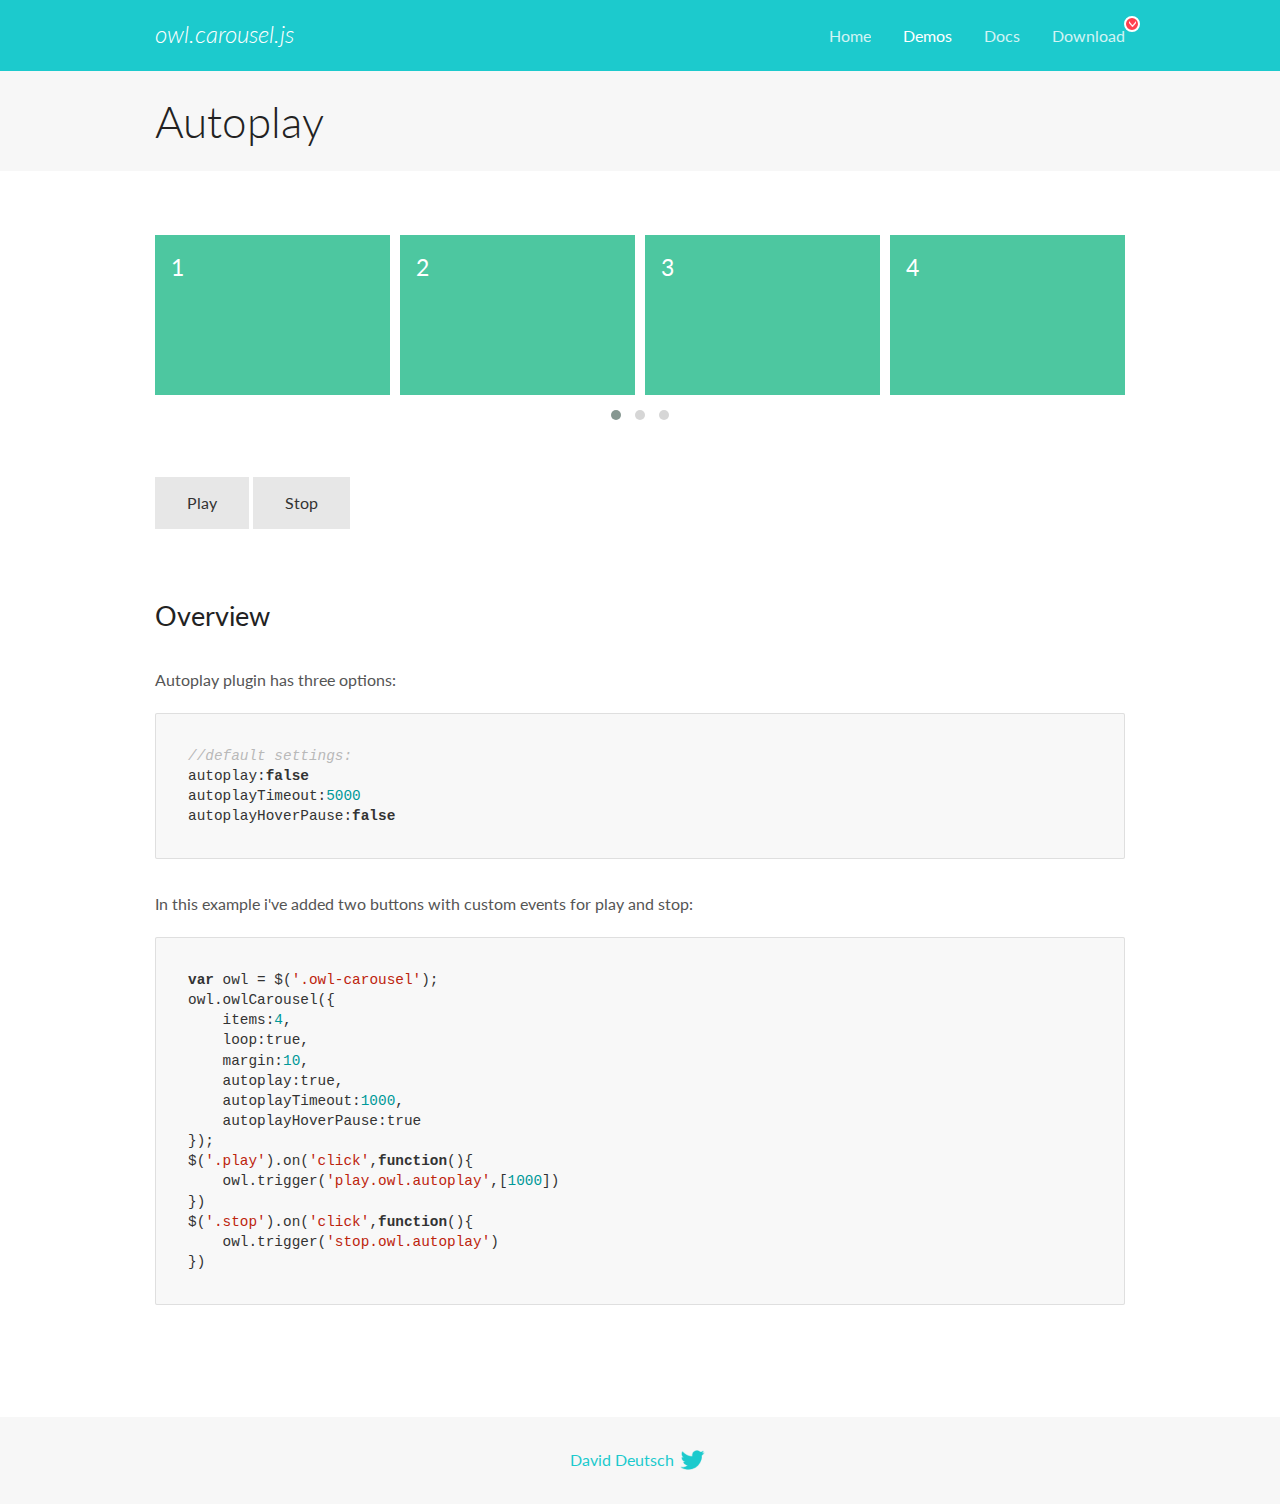
<file: lib/OwlCarousel2-2.3.4/docs/demos/autoplay.html>
<!DOCTYPE html>
<html lang="en">
  <head>

    <!-- head -->
    <meta charset="utf-8">
    <meta name="msapplication-tap-highlight" content="no" />
    <meta name="viewport" content="width=device-width, initial-scale=1.0" />
    <meta name="description" content="Autoplay usage demo">
    <meta name="author" content="David Deutsch">
    <title>
      Autoplay Demo | Owl Carousel | 2.3.4
    </title>

    <!-- Stylesheets -->
    <link href='https://fonts.googleapis.com/css?family=Lato:300,400,700,400italic,300italic' rel='stylesheet' type='text/css'>
    <link rel="stylesheet" href="../assets/css/docs.theme.min.css">

    <!-- Owl Stylesheets -->
    <link rel="stylesheet" href="../assets/owlcarousel/assets/owl.carousel.min.css">
    <link rel="stylesheet" href="../assets/owlcarousel/assets/owl.theme.default.min.css">

    <!-- HTML5 shim and Respond.js IE8 support of HTML5 elements and media queries -->

    <!--[if lt IE 9]>
      <script src="https://oss.maxcdn.com/libs/html5shiv/3.7.0/html5shiv.js"></script>
      <script src="https://oss.maxcdn.com/libs/respond.js/1.3.0/respond.min.js"></script>
    <![endif]-->

    <!-- Favicons -->
    <link rel="apple-touch-icon-precomposed" sizes="144x144" href="../assets/ico/apple-touch-icon-144-precomposed.png">
    <link rel="shortcut icon" href="../assets/ico/favicon.png">
    <link rel="shortcut icon" href="favicon.ico">

    <!-- Yeah i know js should not be in header. Its required for demos.-->

    <!-- javascript -->
    <script src="../assets/vendors/jquery.min.js"></script>
    <script src="../assets/owlcarousel/owl.carousel.js"></script>
  </head>
  <body>

    <!-- header -->
    <header class="header">
      <div class="row">
        <div class="large-12 columns">
          <div class="brand left">
            <h3>
              <a href="/OwlCarousel2/">owl.carousel.js</a> 
            </h3>
          </div>
          <a id="toggle-nav" class="right">
            <span></span> <span></span> <span></span> 
          </a> 
          <div class="nav-bar">
            <ul class="clearfix">
              <li> <a href="/OwlCarousel2/index.html">Home</a>  </li>
              <li class="active">
                <a href="/OwlCarousel2/demos/demos.html">Demos</a> 
              </li>
              <li> <a href="/OwlCarousel2/docs/started-welcome.html">Docs</a>  </li>
              <li>
                <a href="https://github.com/OwlCarousel2/OwlCarousel2/archive/2.3.4.zip">Download</a> 
                <span class="download"></span> 
              </li>
            </ul>
          </div>
        </div>
      </div>
    </header>

    <!-- title -->
    <section class="title">
      <div class="row">
        <div class="large-12 columns">
          <h1>Autoplay</h1>
        </div>
      </div>
    </section>

    <!--  Demos -->
    <section id="demos">
      <div class="row">
        <div class="large-12 columns">
          <div class="owl-carousel owl-theme">
            <div class="item">
              <h4>1</h4>
            </div>
            <div class="item">
              <h4>2</h4>
            </div>
            <div class="item">
              <h4>3</h4>
            </div>
            <div class="item">
              <h4>4</h4>
            </div>
            <div class="item">
              <h4>5</h4>
            </div>
            <div class="item">
              <h4>6</h4>
            </div>
            <div class="item">
              <h4>7</h4>
            </div>
            <div class="item">
              <h4>8</h4>
            </div>
            <div class="item">
              <h4>9</h4>
            </div>
            <div class="item">
              <h4>10</h4>
            </div>
            <div class="item">
              <h4>11</h4>
            </div>
            <div class="item">
              <h4>12</h4>
            </div>
          </div>
          <a class="button secondary play">Play</a> 
          <a class="button secondary stop">Stop</a> 
          <h3 id="overview">Overview</h3>
          <p>Autoplay plugin has three options:</p>
          <pre><code>//default settings:
autoplay:false
autoplayTimeout:5000
autoplayHoverPause:false</code></pre>
          <p>In this example i&#39;ve added two buttons with custom events for play and stop:</p>
          <pre><code>var owl = $(&#39;.owl-carousel&#39;);
owl.owlCarousel({
    items:4,
    loop:true,
    margin:10,
    autoplay:true,
    autoplayTimeout:1000,
    autoplayHoverPause:true
});
$(&#39;.play&#39;).on(&#39;click&#39;,function(){
    owl.trigger(&#39;play.owl.autoplay&#39;,[1000])
})
$(&#39;.stop&#39;).on(&#39;click&#39;,function(){
    owl.trigger(&#39;stop.owl.autoplay&#39;)
})</code></pre>
          <script>
            $(document).ready(function() {
              var owl = $('.owl-carousel');
              owl.owlCarousel({
                items: 4,
                loop: true,
                margin: 10,
                autoplay: true,
                autoplayTimeout: 1000,
                autoplayHoverPause: true
              });
              $('.play').on('click', function() {
                owl.trigger('play.owl.autoplay', [1000])
              })
              $('.stop').on('click', function() {
                owl.trigger('stop.owl.autoplay')
              })
            })
          </script>
        </div>
      </div>
    </section>

    <!-- footer -->
    <footer class="footer">
      <div class="row">
        <div class="large-12 columns">
          <h5>
            <a href="/OwlCarousel2/docs/support-contact.html">David Deutsch</a> 
            <a id="custom-tweet-button" href="https://twitter.com/share?url=https://github.com/OwlCarousel2/OwlCarousel2&text=Owl Carousel - This is so awesome! " target="_blank"></a> 
          </h5>
        </div>
      </div>
    </footer>

    <!-- vendors -->
    <script src="../assets/vendors/highlight.js"></script>
    <script src="../assets/js/app.js"></script>
  </body>
</html>
</file>
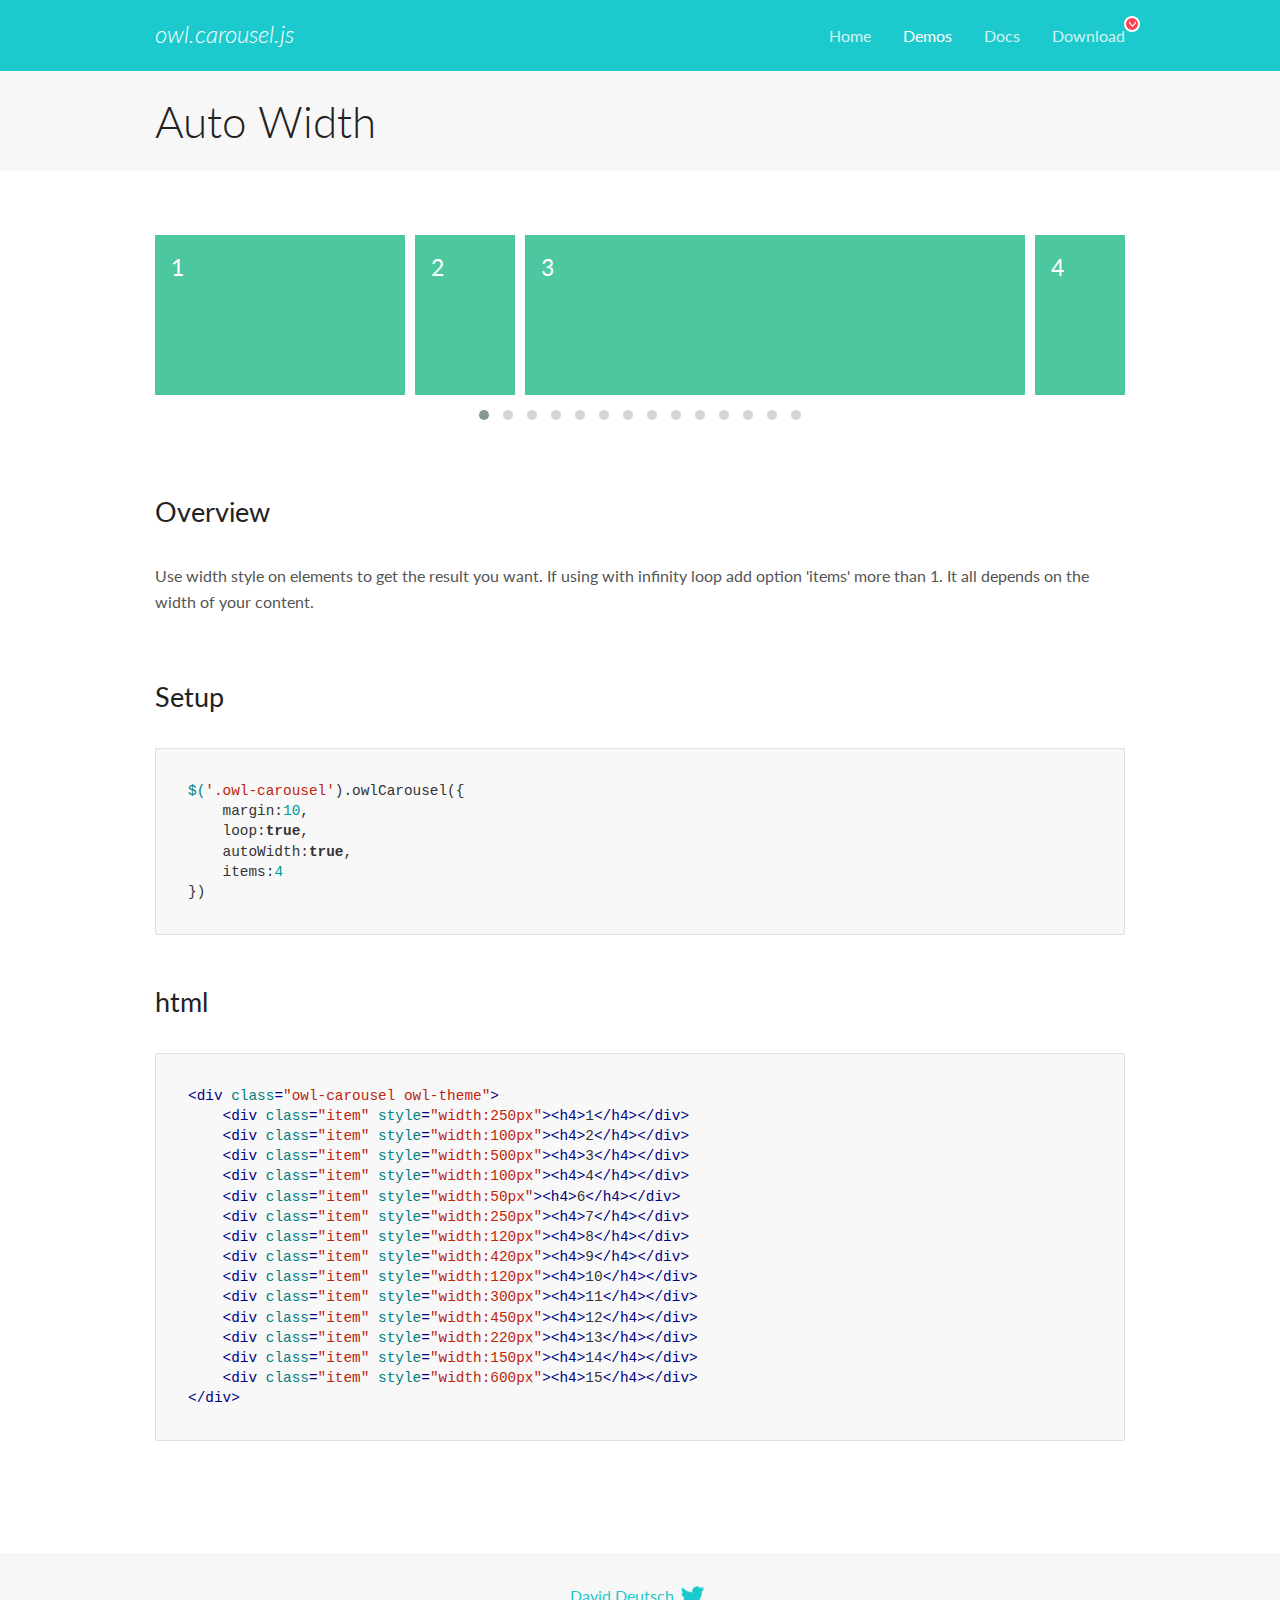
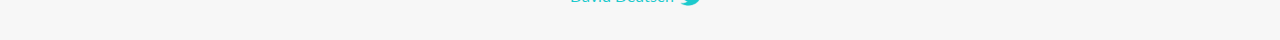
<file: lib/OwlCarousel2-2.3.4/docs/demos/autowidth.html>
<!DOCTYPE html>
<html lang="en">
  <head>

    <!-- head -->
    <meta charset="utf-8">
    <meta name="msapplication-tap-highlight" content="no" />
    <meta name="viewport" content="width=device-width, initial-scale=1.0" />
    <meta name="description" content="Auto Width">
    <meta name="author" content="David Deutsch">
    <title>
      Auto Width Demo | Owl Carousel | 2.3.4
    </title>

    <!-- Stylesheets -->
    <link href='https://fonts.googleapis.com/css?family=Lato:300,400,700,400italic,300italic' rel='stylesheet' type='text/css'>
    <link rel="stylesheet" href="../assets/css/docs.theme.min.css">

    <!-- Owl Stylesheets -->
    <link rel="stylesheet" href="../assets/owlcarousel/assets/owl.carousel.min.css">
    <link rel="stylesheet" href="../assets/owlcarousel/assets/owl.theme.default.min.css">

    <!-- HTML5 shim and Respond.js IE8 support of HTML5 elements and media queries -->

    <!--[if lt IE 9]>
      <script src="https://oss.maxcdn.com/libs/html5shiv/3.7.0/html5shiv.js"></script>
      <script src="https://oss.maxcdn.com/libs/respond.js/1.3.0/respond.min.js"></script>
    <![endif]-->

    <!-- Favicons -->
    <link rel="apple-touch-icon-precomposed" sizes="144x144" href="../assets/ico/apple-touch-icon-144-precomposed.png">
    <link rel="shortcut icon" href="../assets/ico/favicon.png">
    <link rel="shortcut icon" href="favicon.ico">

    <!-- Yeah i know js should not be in header. Its required for demos.-->

    <!-- javascript -->
    <script src="../assets/vendors/jquery.min.js"></script>
    <script src="../assets/owlcarousel/owl.carousel.js"></script>
  </head>
  <body>

    <!-- header -->
    <header class="header">
      <div class="row">
        <div class="large-12 columns">
          <div class="brand left">
            <h3>
              <a href="/OwlCarousel2/">owl.carousel.js</a> 
            </h3>
          </div>
          <a id="toggle-nav" class="right">
            <span></span> <span></span> <span></span> 
          </a> 
          <div class="nav-bar">
            <ul class="clearfix">
              <li> <a href="/OwlCarousel2/index.html">Home</a>  </li>
              <li class="active">
                <a href="/OwlCarousel2/demos/demos.html">Demos</a> 
              </li>
              <li> <a href="/OwlCarousel2/docs/started-welcome.html">Docs</a>  </li>
              <li>
                <a href="https://github.com/OwlCarousel2/OwlCarousel2/archive/2.3.4.zip">Download</a> 
                <span class="download"></span> 
              </li>
            </ul>
          </div>
        </div>
      </div>
    </header>

    <!-- title -->
    <section class="title">
      <div class="row">
        <div class="large-12 columns">
          <h1>Auto Width</h1>
        </div>
      </div>
    </section>

    <!--  Demos -->
    <section id="demos">
      <div class="row">
        <div class="large-12 columns">
          <div class="owl-carousel owl-theme">
            <div class="item" style="width:250px">
              <h4>1</h4>
            </div>
            <div class="item" style="width:100px">
              <h4>2</h4>
            </div>
            <div class="item" style="width:500px">
              <h4>3</h4>
            </div>
            <div class="item" style="width:100px">
              <h4>4</h4>
            </div>
            <div class="item" style="width:50px">
              <h4>6</h4>
            </div>
            <div class="item" style="width:250px">
              <h4>7</h4>
            </div>
            <div class="item" style="width:120px">
              <h4>8</h4>
            </div>
            <div class="item" style="width:420px">
              <h4>9</h4>
            </div>
            <div class="item" style="width:120px">
              <h4>10</h4>
            </div>
            <div class="item" style="width:300px">
              <h4>11</h4>
            </div>
            <div class="item" style="width:450px">
              <h4>12</h4>
            </div>
            <div class="item" style="width:220px">
              <h4>13</h4>
            </div>
            <div class="item" style="width:150px">
              <h4>14</h4>
            </div>
            <div class="item" style="width:600px">
              <h4>15</h4>
            </div>
          </div>
          <h3 id="overview">Overview</h3>
          <p>Use width style on elements to get the result you want. If using with infinity loop add option &#39;items&#39; more than 1. It all depends on the width of your content.</p>
          <h3 id="setup">Setup</h3>
          <pre><code>$(&#39;.owl-carousel&#39;).owlCarousel({
    margin:10,
    loop:true,
    autoWidth:true,
    items:4
})</code></pre>
          <h3 id="html">html</h3>
          <pre><code>&lt;div class=&quot;owl-carousel owl-theme&quot;&gt;
    &lt;div class=&quot;item&quot; style=&quot;width:250px&quot;&gt;&lt;h4&gt;1&lt;/h4&gt;&lt;/div&gt;
    &lt;div class=&quot;item&quot; style=&quot;width:100px&quot;&gt;&lt;h4&gt;2&lt;/h4&gt;&lt;/div&gt;
    &lt;div class=&quot;item&quot; style=&quot;width:500px&quot;&gt;&lt;h4&gt;3&lt;/h4&gt;&lt;/div&gt;
    &lt;div class=&quot;item&quot; style=&quot;width:100px&quot;&gt;&lt;h4&gt;4&lt;/h4&gt;&lt;/div&gt;
    &lt;div class=&quot;item&quot; style=&quot;width:50px&quot;&gt;&lt;h4&gt;6&lt;/h4&gt;&lt;/div&gt;
    &lt;div class=&quot;item&quot; style=&quot;width:250px&quot;&gt;&lt;h4&gt;7&lt;/h4&gt;&lt;/div&gt;
    &lt;div class=&quot;item&quot; style=&quot;width:120px&quot;&gt;&lt;h4&gt;8&lt;/h4&gt;&lt;/div&gt;
    &lt;div class=&quot;item&quot; style=&quot;width:420px&quot;&gt;&lt;h4&gt;9&lt;/h4&gt;&lt;/div&gt;
    &lt;div class=&quot;item&quot; style=&quot;width:120px&quot;&gt;&lt;h4&gt;10&lt;/h4&gt;&lt;/div&gt;
    &lt;div class=&quot;item&quot; style=&quot;width:300px&quot;&gt;&lt;h4&gt;11&lt;/h4&gt;&lt;/div&gt;
    &lt;div class=&quot;item&quot; style=&quot;width:450px&quot;&gt;&lt;h4&gt;12&lt;/h4&gt;&lt;/div&gt;
    &lt;div class=&quot;item&quot; style=&quot;width:220px&quot;&gt;&lt;h4&gt;13&lt;/h4&gt;&lt;/div&gt;
    &lt;div class=&quot;item&quot; style=&quot;width:150px&quot;&gt;&lt;h4&gt;14&lt;/h4&gt;&lt;/div&gt;
    &lt;div class=&quot;item&quot; style=&quot;width:600px&quot;&gt;&lt;h4&gt;15&lt;/h4&gt;&lt;/div&gt;
&lt;/div&gt;</code></pre>
          <script>
            $(document).ready(function() {
              $('.owl-carousel').owlCarousel({
                margin: 10,
                loop: true,
                autoWidth: true,
                items: 4
              })
            })
          </script>
        </div>
      </div>
    </section>

    <!-- footer -->
    <footer class="footer">
      <div class="row">
        <div class="large-12 columns">
          <h5>
            <a href="/OwlCarousel2/docs/support-contact.html">David Deutsch</a> 
            <a id="custom-tweet-button" href="https://twitter.com/share?url=https://github.com/OwlCarousel2/OwlCarousel2&text=Owl Carousel - This is so awesome! " target="_blank"></a> 
          </h5>
        </div>
      </div>
    </footer>

    <!-- vendors -->
    <script src="../assets/vendors/highlight.js"></script>
    <script src="../assets/js/app.js"></script>
  </body>
</html>
</file>
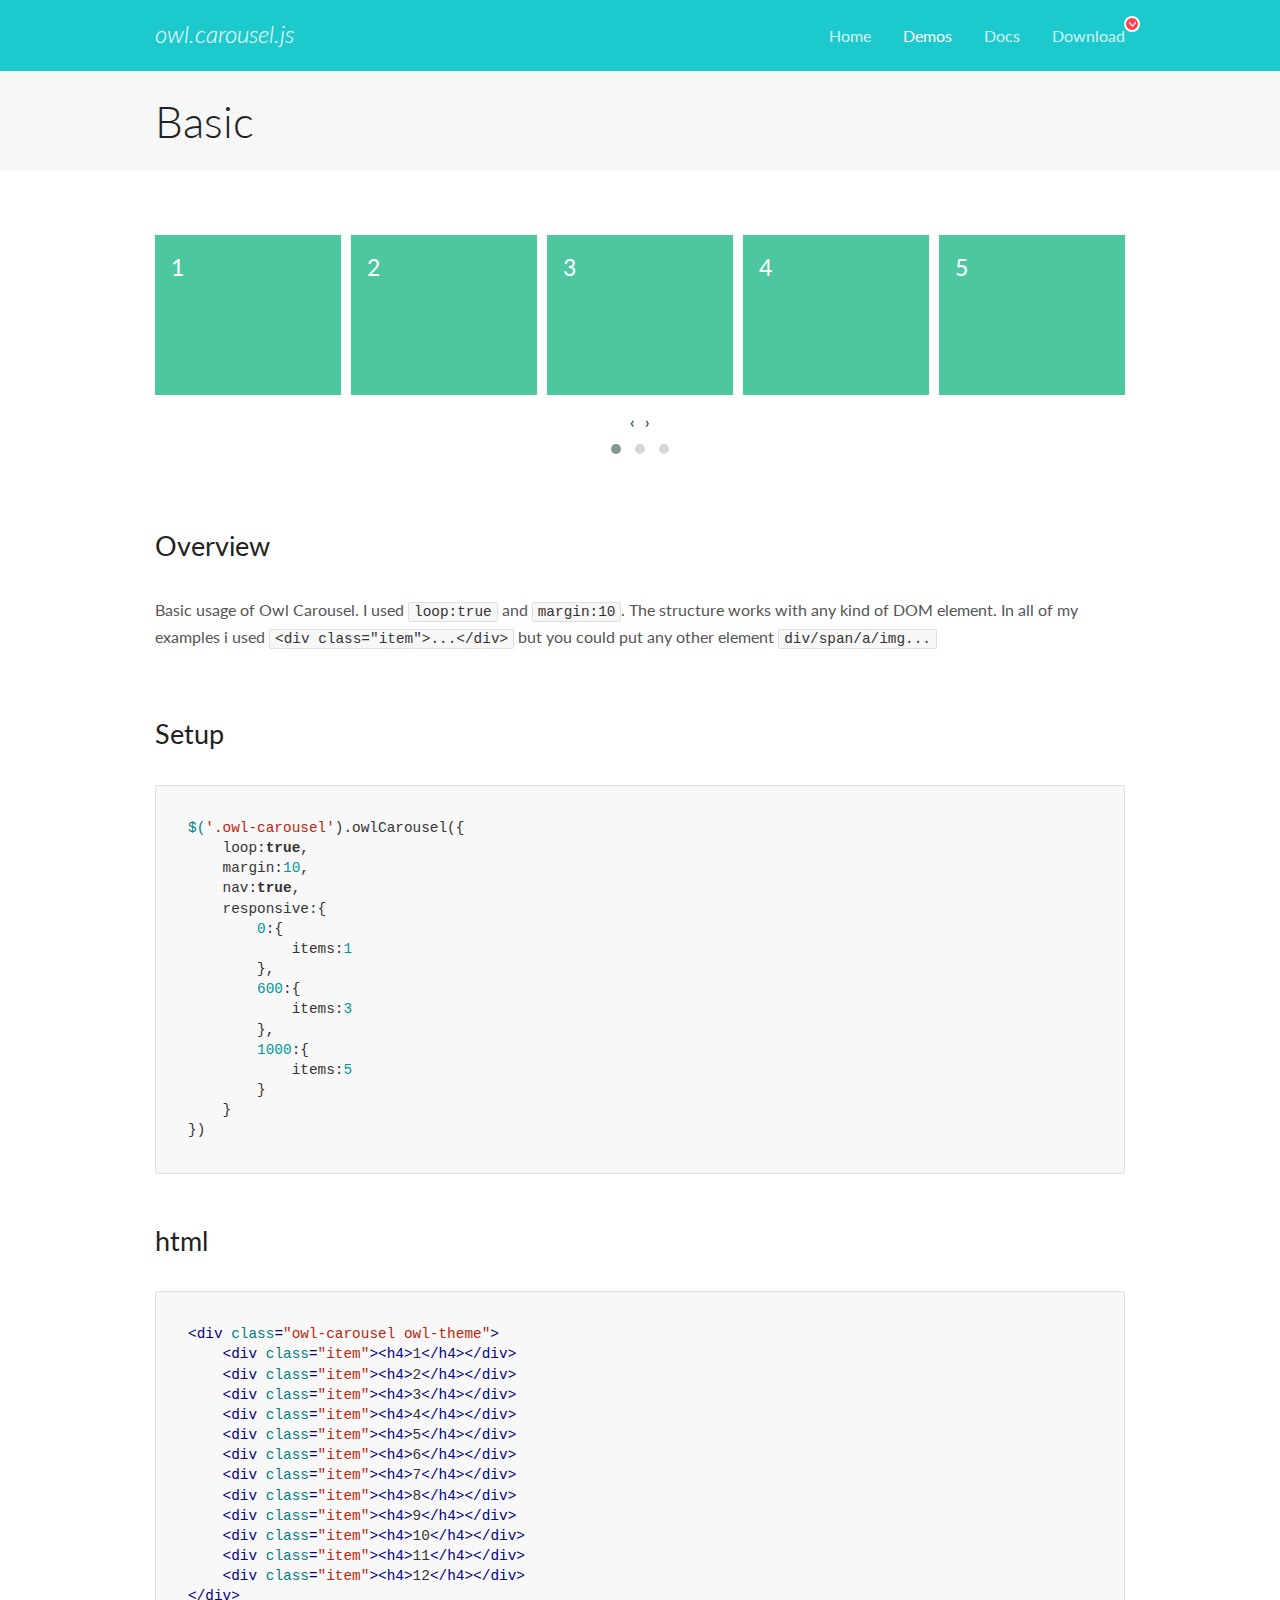
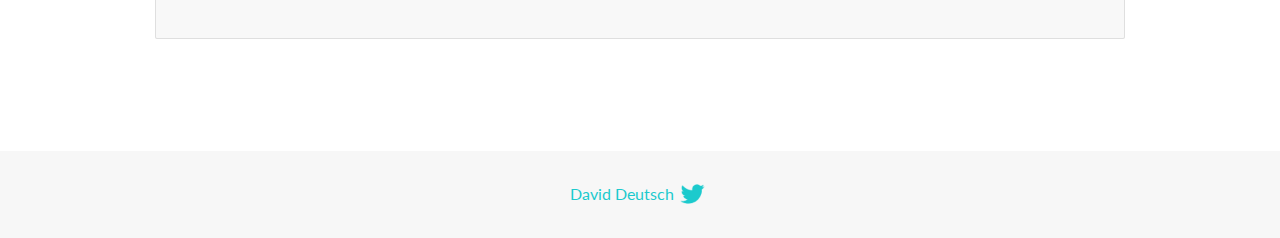
<file: lib/OwlCarousel2-2.3.4/docs/demos/basic.html>
<!DOCTYPE html>
<html lang="en">
  <head>

    <!-- head -->
    <meta charset="utf-8">
    <meta name="msapplication-tap-highlight" content="no" />
    <meta name="viewport" content="width=device-width, initial-scale=1.0" />
    <meta name="description" content="Basic usage demo">
    <meta name="author" content="David Deutsch">
    <title>
      Basic Demo | Owl Carousel | 2.3.4
    </title>

    <!-- Stylesheets -->
    <link href='https://fonts.googleapis.com/css?family=Lato:300,400,700,400italic,300italic' rel='stylesheet' type='text/css'>
    <link rel="stylesheet" href="../assets/css/docs.theme.min.css">

    <!-- Owl Stylesheets -->
    <link rel="stylesheet" href="../assets/owlcarousel/assets/owl.carousel.min.css">
    <link rel="stylesheet" href="../assets/owlcarousel/assets/owl.theme.default.min.css">

    <!-- HTML5 shim and Respond.js IE8 support of HTML5 elements and media queries -->

    <!--[if lt IE 9]>
      <script src="https://oss.maxcdn.com/libs/html5shiv/3.7.0/html5shiv.js"></script>
      <script src="https://oss.maxcdn.com/libs/respond.js/1.3.0/respond.min.js"></script>
    <![endif]-->

    <!-- Favicons -->
    <link rel="apple-touch-icon-precomposed" sizes="144x144" href="../assets/ico/apple-touch-icon-144-precomposed.png">
    <link rel="shortcut icon" href="../assets/ico/favicon.png">
    <link rel="shortcut icon" href="favicon.ico">

    <!-- Yeah i know js should not be in header. Its required for demos.-->

    <!-- javascript -->
    <script src="../assets/vendors/jquery.min.js"></script>
    <script src="../assets/owlcarousel/owl.carousel.js"></script>
  </head>
  <body>

    <!-- header -->
    <header class="header">
      <div class="row">
        <div class="large-12 columns">
          <div class="brand left">
            <h3>
              <a href="/OwlCarousel2/">owl.carousel.js</a> 
            </h3>
          </div>
          <a id="toggle-nav" class="right">
            <span></span> <span></span> <span></span> 
          </a> 
          <div class="nav-bar">
            <ul class="clearfix">
              <li> <a href="/OwlCarousel2/index.html">Home</a>  </li>
              <li class="active">
                <a href="/OwlCarousel2/demos/demos.html">Demos</a> 
              </li>
              <li> <a href="/OwlCarousel2/docs/started-welcome.html">Docs</a>  </li>
              <li>
                <a href="https://github.com/OwlCarousel2/OwlCarousel2/archive/2.3.4.zip">Download</a> 
                <span class="download"></span> 
              </li>
            </ul>
          </div>
        </div>
      </div>
    </header>

    <!-- title -->
    <section class="title">
      <div class="row">
        <div class="large-12 columns">
          <h1>Basic</h1>
        </div>
      </div>
    </section>

    <!--  Demos -->
    <section id="demos">
      <div class="row">
        <div class="large-12 columns">
          <div class="owl-carousel owl-theme">
            <div class="item">
              <h4>1</h4>
            </div>
            <div class="item">
              <h4>2</h4>
            </div>
            <div class="item">
              <h4>3</h4>
            </div>
            <div class="item">
              <h4>4</h4>
            </div>
            <div class="item">
              <h4>5</h4>
            </div>
            <div class="item">
              <h4>6</h4>
            </div>
            <div class="item">
              <h4>7</h4>
            </div>
            <div class="item">
              <h4>8</h4>
            </div>
            <div class="item">
              <h4>9</h4>
            </div>
            <div class="item">
              <h4>10</h4>
            </div>
            <div class="item">
              <h4>11</h4>
            </div>
            <div class="item">
              <h4>12</h4>
            </div>
          </div>
          <h3 id="overview">Overview</h3>
          <p>Basic usage of Owl Carousel. I used <code>loop:true</code> and <code>margin:10</code>. The structure works with any kind of DOM element. In all of my examples i used <code>&lt;div class=&quot;item&quot;&gt;...&lt;/div&gt;</code> but you could
            put any other element <code>div/span/a/img...</code></p>
          <h3 id="setup">Setup</h3>
          <pre><code>$(&#39;.owl-carousel&#39;).owlCarousel({
    loop:true,
    margin:10,
    nav:true,
    responsive:{
        0:{
            items:1
        },
        600:{
            items:3
        },
        1000:{
            items:5
        }
    }
})</code></pre>
          <h3 id="html">html</h3>
          <pre><code>&lt;div class=&quot;owl-carousel owl-theme&quot;&gt;
    &lt;div class=&quot;item&quot;&gt;&lt;h4&gt;1&lt;/h4&gt;&lt;/div&gt;
    &lt;div class=&quot;item&quot;&gt;&lt;h4&gt;2&lt;/h4&gt;&lt;/div&gt;
    &lt;div class=&quot;item&quot;&gt;&lt;h4&gt;3&lt;/h4&gt;&lt;/div&gt;
    &lt;div class=&quot;item&quot;&gt;&lt;h4&gt;4&lt;/h4&gt;&lt;/div&gt;
    &lt;div class=&quot;item&quot;&gt;&lt;h4&gt;5&lt;/h4&gt;&lt;/div&gt;
    &lt;div class=&quot;item&quot;&gt;&lt;h4&gt;6&lt;/h4&gt;&lt;/div&gt;
    &lt;div class=&quot;item&quot;&gt;&lt;h4&gt;7&lt;/h4&gt;&lt;/div&gt;
    &lt;div class=&quot;item&quot;&gt;&lt;h4&gt;8&lt;/h4&gt;&lt;/div&gt;
    &lt;div class=&quot;item&quot;&gt;&lt;h4&gt;9&lt;/h4&gt;&lt;/div&gt;
    &lt;div class=&quot;item&quot;&gt;&lt;h4&gt;10&lt;/h4&gt;&lt;/div&gt;
    &lt;div class=&quot;item&quot;&gt;&lt;h4&gt;11&lt;/h4&gt;&lt;/div&gt;
    &lt;div class=&quot;item&quot;&gt;&lt;h4&gt;12&lt;/h4&gt;&lt;/div&gt;
&lt;/div&gt;</code></pre>
          <script>
            $(document).ready(function() {
              var owl = $('.owl-carousel');
              owl.owlCarousel({
                margin: 10,
                nav: true,
                loop: true,
                responsive: {
                  0: {
                    items: 1
                  },
                  600: {
                    items: 3
                  },
                  1000: {
                    items: 5
                  }
                }
              })
            })
          </script>
        </div>
      </div>
    </section>

    <!-- footer -->
    <footer class="footer">
      <div class="row">
        <div class="large-12 columns">
          <h5>
            <a href="/OwlCarousel2/docs/support-contact.html">David Deutsch</a> 
            <a id="custom-tweet-button" href="https://twitter.com/share?url=https://github.com/OwlCarousel2/OwlCarousel2&text=Owl Carousel - This is so awesome! " target="_blank"></a> 
          </h5>
        </div>
      </div>
    </footer>

    <!-- vendors -->
    <script src="../assets/vendors/highlight.js"></script>
    <script src="../assets/js/app.js"></script>
  </body>
</html>
</file>
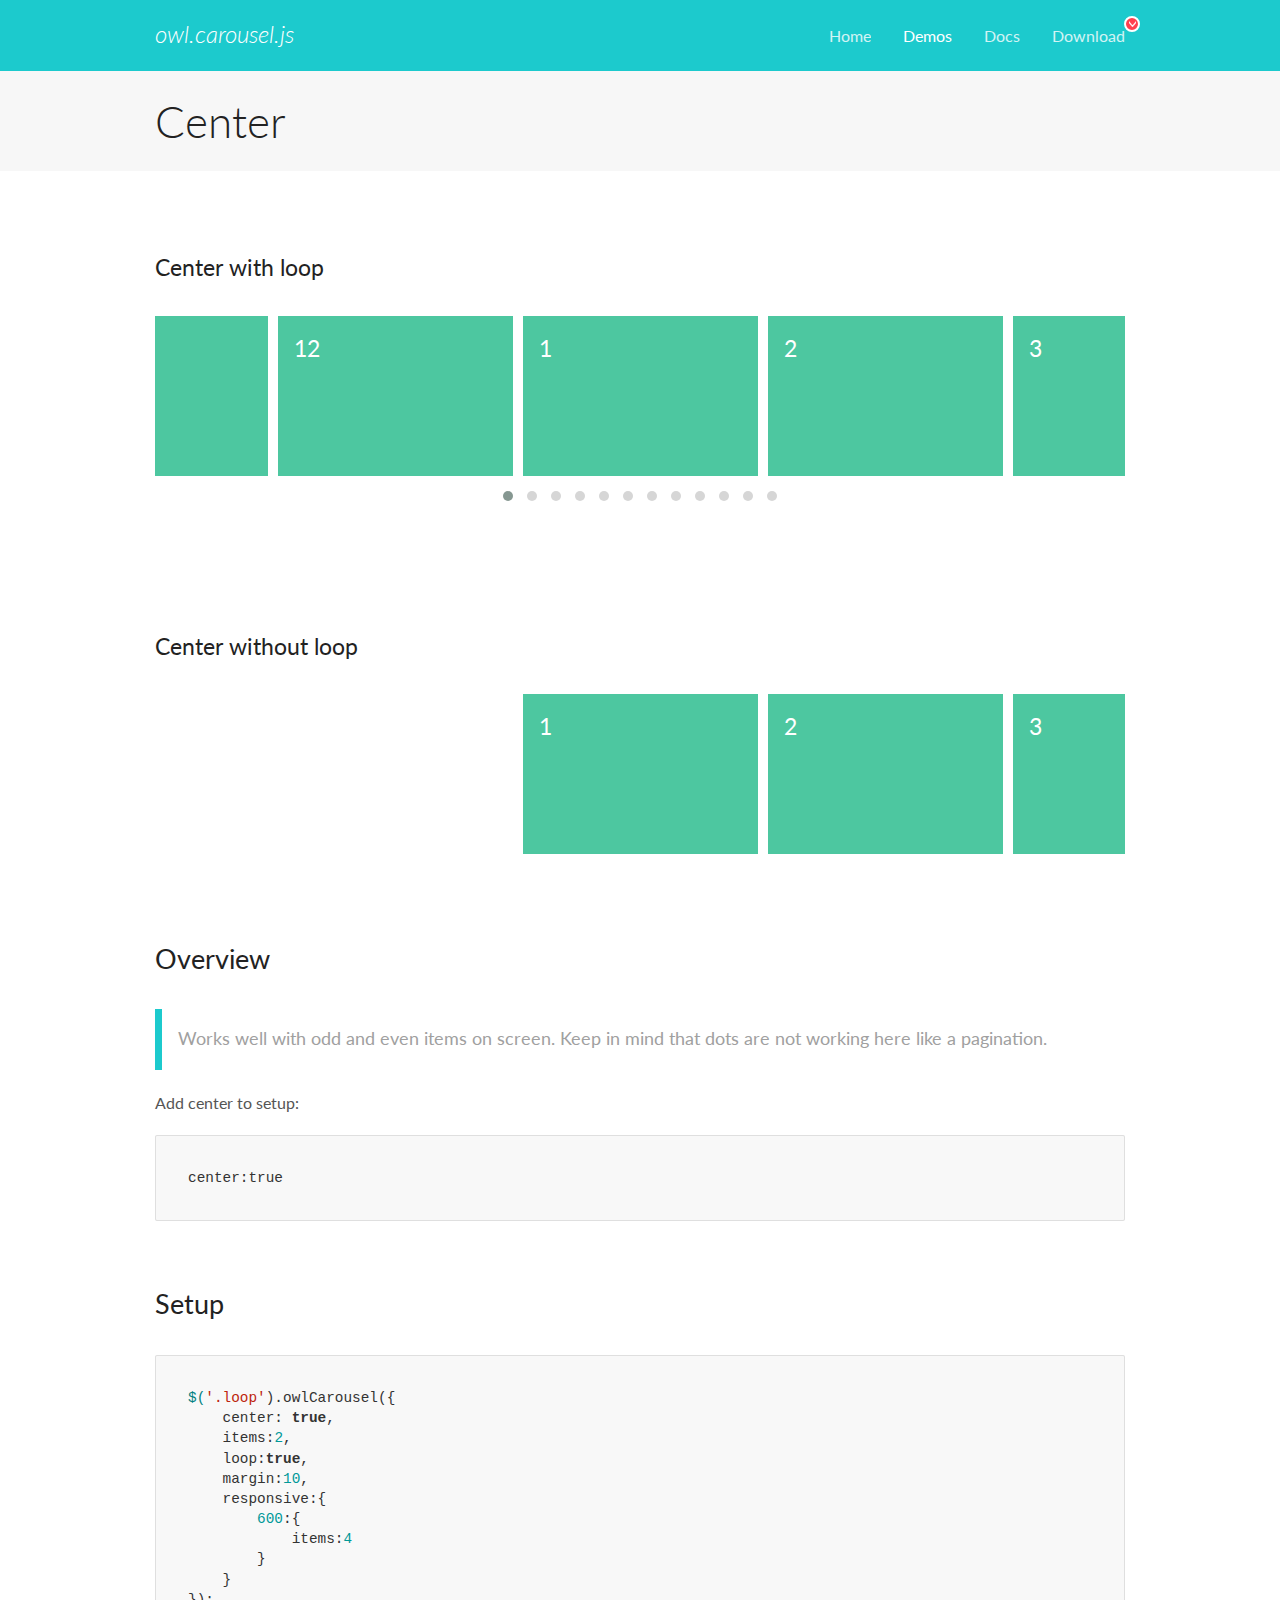
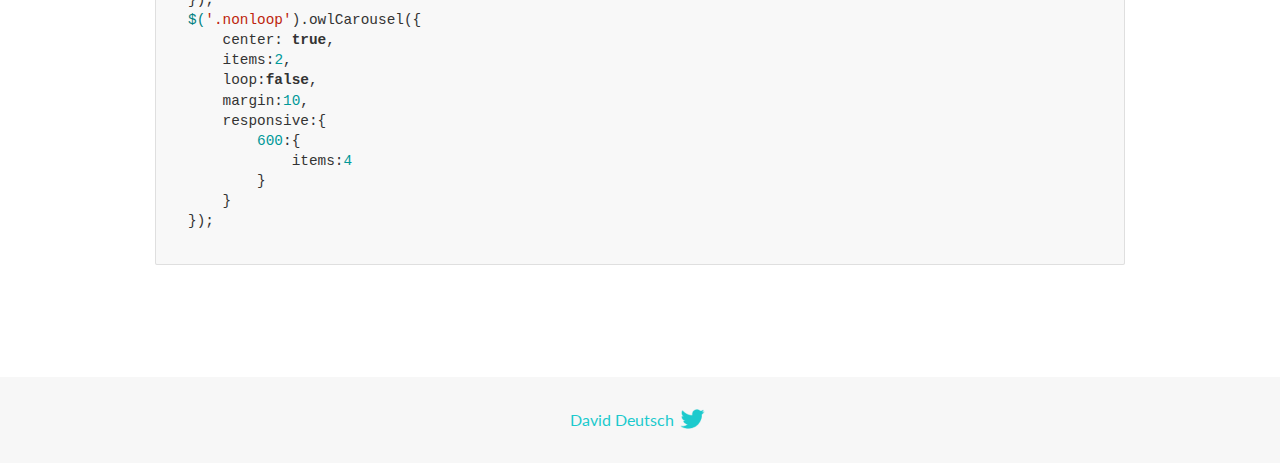
<file: lib/OwlCarousel2-2.3.4/docs/demos/center.html>
<!DOCTYPE html>
<html lang="en">
  <head>

    <!-- head -->
    <meta charset="utf-8">
    <meta name="msapplication-tap-highlight" content="no" />
    <meta name="viewport" content="width=device-width, initial-scale=1.0" />
    <meta name="description" content="Center carousel">
    <meta name="author" content="David Deutsch">
    <title>
      Center Demo | Owl Carousel | 2.3.4
    </title>

    <!-- Stylesheets -->
    <link href='https://fonts.googleapis.com/css?family=Lato:300,400,700,400italic,300italic' rel='stylesheet' type='text/css'>
    <link rel="stylesheet" href="../assets/css/docs.theme.min.css">

    <!-- Owl Stylesheets -->
    <link rel="stylesheet" href="../assets/owlcarousel/assets/owl.carousel.min.css">
    <link rel="stylesheet" href="../assets/owlcarousel/assets/owl.theme.default.min.css">

    <!-- HTML5 shim and Respond.js IE8 support of HTML5 elements and media queries -->

    <!--[if lt IE 9]>
      <script src="https://oss.maxcdn.com/libs/html5shiv/3.7.0/html5shiv.js"></script>
      <script src="https://oss.maxcdn.com/libs/respond.js/1.3.0/respond.min.js"></script>
    <![endif]-->

    <!-- Favicons -->
    <link rel="apple-touch-icon-precomposed" sizes="144x144" href="../assets/ico/apple-touch-icon-144-precomposed.png">
    <link rel="shortcut icon" href="../assets/ico/favicon.png">
    <link rel="shortcut icon" href="favicon.ico">

    <!-- Yeah i know js should not be in header. Its required for demos.-->

    <!-- javascript -->
    <script src="../assets/vendors/jquery.min.js"></script>
    <script src="../assets/owlcarousel/owl.carousel.js"></script>
  </head>
  <body>

    <!-- header -->
    <header class="header">
      <div class="row">
        <div class="large-12 columns">
          <div class="brand left">
            <h3>
              <a href="/OwlCarousel2/">owl.carousel.js</a> 
            </h3>
          </div>
          <a id="toggle-nav" class="right">
            <span></span> <span></span> <span></span> 
          </a> 
          <div class="nav-bar">
            <ul class="clearfix">
              <li> <a href="/OwlCarousel2/index.html">Home</a>  </li>
              <li class="active">
                <a href="/OwlCarousel2/demos/demos.html">Demos</a> 
              </li>
              <li> <a href="/OwlCarousel2/docs/started-welcome.html">Docs</a>  </li>
              <li>
                <a href="https://github.com/OwlCarousel2/OwlCarousel2/archive/2.3.4.zip">Download</a> 
                <span class="download"></span> 
              </li>
            </ul>
          </div>
        </div>
      </div>
    </header>

    <!-- title -->
    <section class="title">
      <div class="row">
        <div class="large-12 columns">
          <h1>Center</h1>
        </div>
      </div>
    </section>

    <!--  Demos -->
    <section id="demos">
      <div class="row">
        <div class="large-12 columns">
          <h4 id="center-with-loop">Center with loop</h4>
          <div class="loop owl-carousel owl-theme">
            <div class="item">
              <h4>1</h4>
            </div>
            <div class="item">
              <h4>2</h4>
            </div>
            <div class="item">
              <h4>3</h4>
            </div>
            <div class="item">
              <h4>4</h4>
            </div>
            <div class="item">
              <h4>5</h4>
            </div>
            <div class="item">
              <h4>6</h4>
            </div>
            <div class="item">
              <h4>7</h4>
            </div>
            <div class="item">
              <h4>8</h4>
            </div>
            <div class="item">
              <h4>9</h4>
            </div>
            <div class="item">
              <h4>10</h4>
            </div>
            <div class="item">
              <h4>11</h4>
            </div>
            <div class="item">
              <h4>12</h4>
            </div>
          </div>
          <br>
          <h4 id="center-without-loop">Center without loop</h4>
          <div class="nonloop owl-carousel">
            <div class="item">
              <h4>1</h4>
            </div>
            <div class="item">
              <h4>2</h4>
            </div>
            <div class="item">
              <h4>3</h4>
            </div>
            <div class="item">
              <h4>4</h4>
            </div>
            <div class="item">
              <h4>5</h4>
            </div>
            <div class="item">
              <h4>6</h4>
            </div>
            <div class="item">
              <h4>7</h4>
            </div>
            <div class="item">
              <h4>8</h4>
            </div>
            <div class="item">
              <h4>9</h4>
            </div>
            <div class="item">
              <h4>10</h4>
            </div>
            <div class="item">
              <h4>11</h4>
            </div>
            <div class="item">
              <h4>12</h4>
            </div>
          </div>
          <h3 id="overview">Overview</h3>
          <blockquote>
            <p>Works well with odd and even items on screen. Keep in mind that dots are not working here like a pagination.</p>
          </blockquote>
          <p>Add center to setup:</p>
          <pre><code>center:true</code></pre>
          <h3 id="setup">Setup</h3>
          <pre><code>$(&#39;.loop&#39;).owlCarousel({
    center: true,
    items:2,
    loop:true,
    margin:10,
    responsive:{
        600:{
            items:4
        }
    }
});
$(&#39;.nonloop&#39;).owlCarousel({
    center: true,
    items:2,
    loop:false,
    margin:10,
    responsive:{
        600:{
            items:4
        }
    }
});</code></pre>
          <script>
            jQuery(document).ready(function($) {
              $('.loop').owlCarousel({
                center: true,
                items: 2,
                loop: true,
                margin: 10,
                responsive: {
                  600: {
                    items: 4
                  }
                }
              });
              $('.nonloop').owlCarousel({
                center: true,
                items: 2,
                loop: false,
                margin: 10,
                responsive: {
                  600: {
                    items: 4
                  }
                }
              });
            });
          </script>
        </div>
      </div>
    </section>

    <!-- footer -->
    <footer class="footer">
      <div class="row">
        <div class="large-12 columns">
          <h5>
            <a href="/OwlCarousel2/docs/support-contact.html">David Deutsch</a> 
            <a id="custom-tweet-button" href="https://twitter.com/share?url=https://github.com/OwlCarousel2/OwlCarousel2&text=Owl Carousel - This is so awesome! " target="_blank"></a> 
          </h5>
        </div>
      </div>
    </footer>

    <!-- vendors -->
    <script src="../assets/vendors/highlight.js"></script>
    <script src="../assets/js/app.js"></script>
  </body>
</html>
</file>
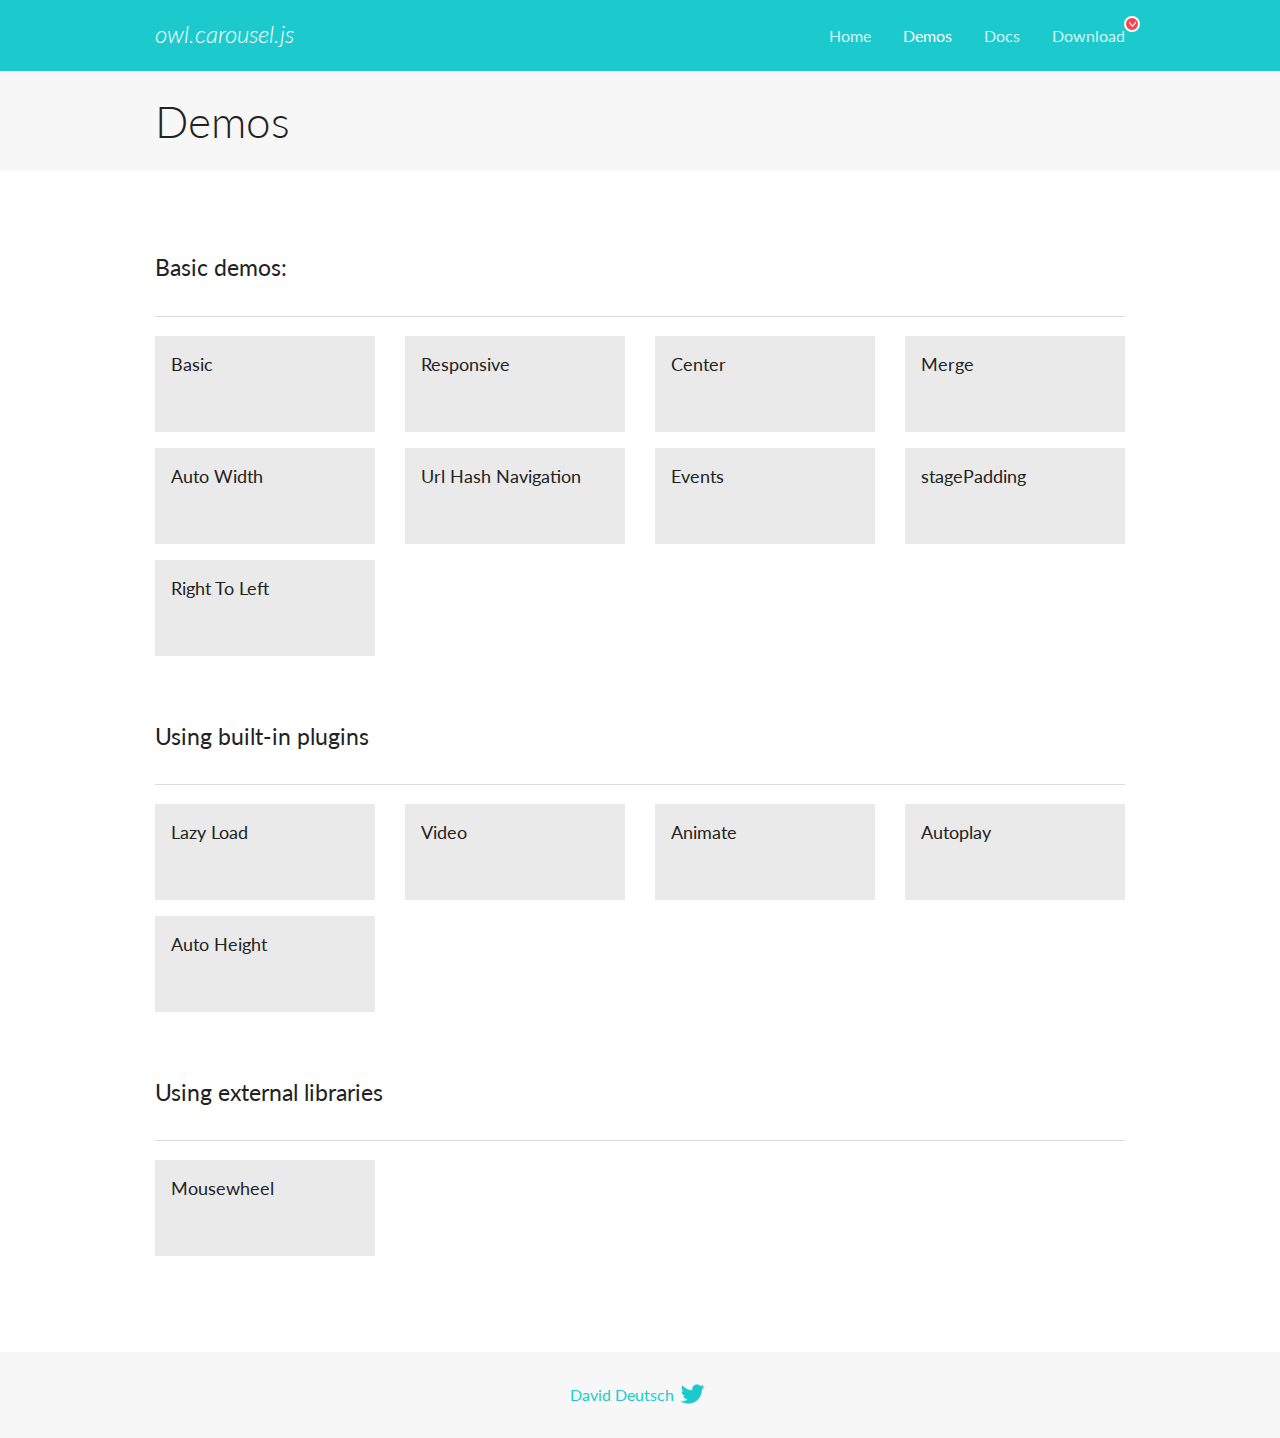
<file: lib/OwlCarousel2-2.3.4/docs/demos/demos.html>
<!DOCTYPE html>
<html lang="en">
  <head>

    <!-- head -->
    <meta charset="utf-8">
    <meta name="msapplication-tap-highlight" content="no" />
    <meta name="viewport" content="width=device-width, initial-scale=1.0" />
    <meta name="description" content="A list of Owl Carousel examples.">
    <meta name="author" content="David Deutsch">
    <title>
      Demos | Owl Carousel | 2.3.4
    </title>

    <!-- Stylesheets -->
    <link href='https://fonts.googleapis.com/css?family=Lato:300,400,700,400italic,300italic' rel='stylesheet' type='text/css'>
    <link rel="stylesheet" href="../assets/css/docs.theme.min.css">

    <!-- Owl Stylesheets -->
    <link rel="stylesheet" href="../assets/owlcarousel/assets/owl.carousel.min.css">
    <link rel="stylesheet" href="../assets/owlcarousel/assets/owl.theme.default.min.css">

    <!-- HTML5 shim and Respond.js IE8 support of HTML5 elements and media queries -->

    <!--[if lt IE 9]>
      <script src="https://oss.maxcdn.com/libs/html5shiv/3.7.0/html5shiv.js"></script>
      <script src="https://oss.maxcdn.com/libs/respond.js/1.3.0/respond.min.js"></script>
    <![endif]-->

    <!-- Favicons -->
    <link rel="apple-touch-icon-precomposed" sizes="144x144" href="../assets/ico/apple-touch-icon-144-precomposed.png">
    <link rel="shortcut icon" href="../assets/ico/favicon.png">
    <link rel="shortcut icon" href="favicon.ico">

    <!-- Yeah i know js should not be in header. Its required for demos.-->

    <!-- javascript -->
    <script src="../assets/vendors/jquery.min.js"></script>
    <script src="../assets/owlcarousel/owl.carousel.js"></script>
  </head>
  <body>

    <!-- header -->
    <header class="header">
      <div class="row">
        <div class="large-12 columns">
          <div class="brand left">
            <h3>
              <a href="/OwlCarousel2/">owl.carousel.js</a> 
            </h3>
          </div>
          <a id="toggle-nav" class="right">
            <span></span> <span></span> <span></span> 
          </a> 
          <div class="nav-bar">
            <ul class="clearfix">
              <li> <a href="/OwlCarousel2/index.html">Home</a>  </li>
              <li class="active">
                <a href="/OwlCarousel2/demos/demos.html">Demos</a> 
              </li>
              <li> <a href="/OwlCarousel2/docs/started-welcome.html">Docs</a>  </li>
              <li>
                <a href="https://github.com/OwlCarousel2/OwlCarousel2/archive/2.3.4.zip">Download</a> 
                <span class="download"></span> 
              </li>
            </ul>
          </div>
        </div>
      </div>
    </header>

    <!-- title -->
    <section class="title">
      <div class="row">
        <div class="large-12 columns">
          <h1>Demos</h1>
        </div>
      </div>
    </section>

    <!--  Demos -->
    <section id="demos">
      <div class="row">
        <div class="large-12 columns">
          <h4 id="basic-demos-">Basic demos:</h4>
          <hr>
          <div class="demo-list">
            <div class="row">
              <div class="small-6 medium-4 large-3 columns">
                <a href="basic.html" class="demo-block">
                  <h5>Basic </h5>
                </a> 
              </div>
              <div class="small-6 medium-4 large-3 columns">
                <a href="responsive.html" class="demo-block">
                  <h5>Responsive </h5>
                </a> 
              </div>
              <div class="small-6 medium-4 large-3 columns">
                <a href="center.html" class="demo-block">
                  <h5>Center </h5>
                </a> 
              </div>
              <div class="small-6 medium-4 large-3 columns">
                <a href="merge.html" class="demo-block">
                  <h5>Merge </h5>
                </a> 
              </div>
              <div class="small-6 medium-4 large-3 columns">
                <a href="autowidth.html" class="demo-block">
                  <h5>Auto Width </h5>
                </a> 
              </div>
              <div class="small-6 medium-4 large-3 columns">
                <a href="urlhashnav.html" class="demo-block">
                  <h5>Url Hash Navigation </h5>
                </a> 
              </div>
              <div class="small-6 medium-4 large-3 columns">
                <a href="events.html" class="demo-block">
                  <h5>Events </h5>
                </a> 
              </div>
              <div class="small-6 medium-4 large-3 columns">
                <a href="stagepadding.html" class="demo-block">
                  <h5>stagePadding </h5>
                </a> 
              </div>
              <div class="small-6 medium-4 large-3 columns">
                <a href="rtl.html" class="demo-block">
                  <h5>Right To Left </h5>
                </a> 
              </div>
            </div>
          </div>
          <h4 id="using-built-in-plugins">Using built-in plugins</h4>
          <hr>
          <div class="demo-list">
            <div class="row">
              <div class="small-6 medium-4 large-3 columns">
                <a href="lazyLoad.html" class="demo-block">
                  <h5>Lazy Load </h5>
                </a> 
              </div>
              <div class="small-6 medium-4 large-3 columns">
                <a href="video.html" class="demo-block">
                  <h5>Video </h5>
                </a> 
              </div>
              <div class="small-6 medium-4 large-3 columns">
                <a href="animate.html" class="demo-block">
                  <h5>Animate </h5>
                </a> 
              </div>
              <div class="small-6 medium-4 large-3 columns">
                <a href="autoplay.html" class="demo-block">
                  <h5>Autoplay </h5>
                </a> 
              </div>
              <div class="small-6 medium-4 large-3 columns">
                <a href="autoheight.html" class="demo-block">
                  <h5>Auto Height </h5>
                </a> 
              </div>
            </div>
          </div>
          <h4 id="using-external-libraries">Using external libraries</h4>
          <hr>
          <div class="demo-list">
            <div class="row">
              <div class="small-6 medium-4 large-3 columns">
                <a href="mousewheel.html" class="demo-block">
                  <h5>Mousewheel </h5>
                </a> 
              </div>
            </div>
          </div>
        </div>
      </div>
    </section>

    <!-- footer -->
    <footer class="footer">
      <div class="row">
        <div class="large-12 columns">
          <h5>
            <a href="/OwlCarousel2/docs/support-contact.html">David Deutsch</a> 
            <a id="custom-tweet-button" href="https://twitter.com/share?url=https://github.com/OwlCarousel2/OwlCarousel2&text=Owl Carousel - This is so awesome! " target="_blank"></a> 
          </h5>
        </div>
      </div>
    </footer>

    <!-- vendors -->
    <script src="../assets/vendors/highlight.js"></script>
    <script src="../assets/js/app.js"></script>
  </body>
</html>
</file>
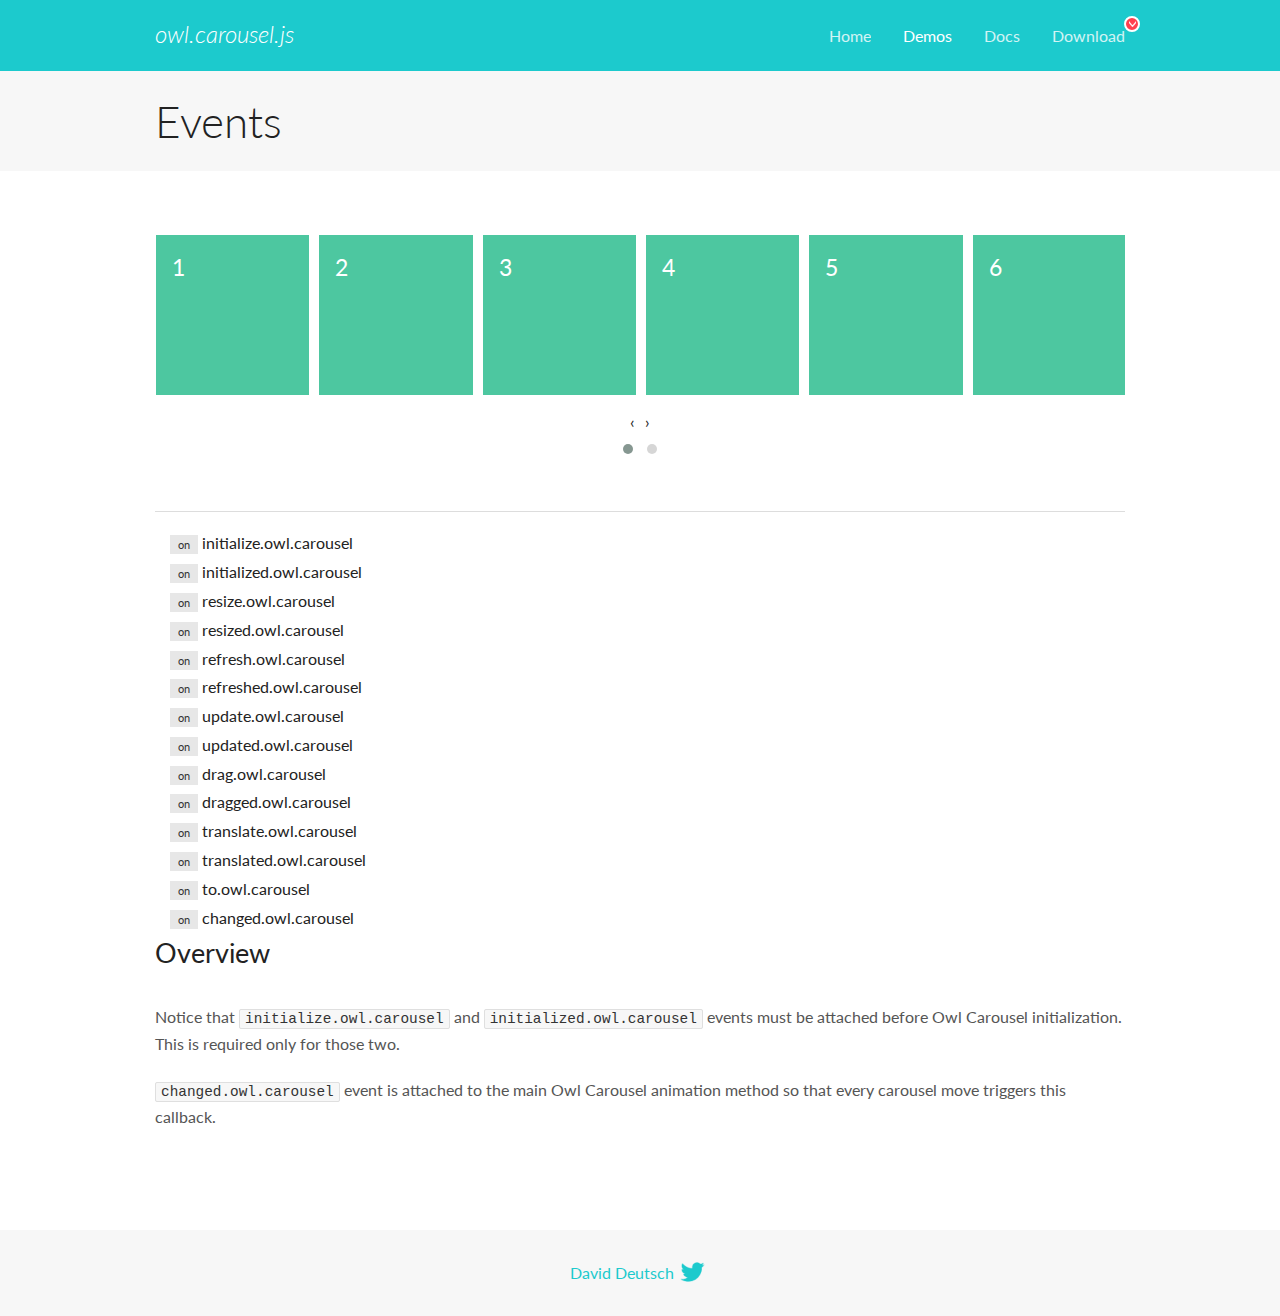
<file: lib/OwlCarousel2-2.3.4/docs/demos/events.html>
<!DOCTYPE html>
<html lang="en">
  <head>

    <!-- head -->
    <meta charset="utf-8">
    <meta name="msapplication-tap-highlight" content="no" />
    <meta name="viewport" content="width=device-width, initial-scale=1.0" />
    <meta name="description" content="Events usage demo">
    <meta name="author" content="David Deutsch">
    <title>
      Events Demo | Owl Carousel | 2.3.4
    </title>

    <!-- Stylesheets -->
    <link href='https://fonts.googleapis.com/css?family=Lato:300,400,700,400italic,300italic' rel='stylesheet' type='text/css'>
    <link rel="stylesheet" href="../assets/css/docs.theme.min.css">

    <!-- Owl Stylesheets -->
    <link rel="stylesheet" href="../assets/owlcarousel/assets/owl.carousel.min.css">
    <link rel="stylesheet" href="../assets/owlcarousel/assets/owl.theme.default.min.css">

    <!-- HTML5 shim and Respond.js IE8 support of HTML5 elements and media queries -->

    <!--[if lt IE 9]>
      <script src="https://oss.maxcdn.com/libs/html5shiv/3.7.0/html5shiv.js"></script>
      <script src="https://oss.maxcdn.com/libs/respond.js/1.3.0/respond.min.js"></script>
    <![endif]-->

    <!-- Favicons -->
    <link rel="apple-touch-icon-precomposed" sizes="144x144" href="../assets/ico/apple-touch-icon-144-precomposed.png">
    <link rel="shortcut icon" href="../assets/ico/favicon.png">
    <link rel="shortcut icon" href="favicon.ico">

    <!-- Yeah i know js should not be in header. Its required for demos.-->

    <!-- javascript -->
    <script src="../assets/vendors/jquery.min.js"></script>
    <script src="../assets/owlcarousel/owl.carousel.js"></script>
  </head>
  <body>

    <!-- header -->
    <header class="header">
      <div class="row">
        <div class="large-12 columns">
          <div class="brand left">
            <h3>
              <a href="/OwlCarousel2/">owl.carousel.js</a> 
            </h3>
          </div>
          <a id="toggle-nav" class="right">
            <span></span> <span></span> <span></span> 
          </a> 
          <div class="nav-bar">
            <ul class="clearfix">
              <li> <a href="/OwlCarousel2/index.html">Home</a>  </li>
              <li class="active">
                <a href="/OwlCarousel2/demos/demos.html">Demos</a> 
              </li>
              <li> <a href="/OwlCarousel2/docs/started-welcome.html">Docs</a>  </li>
              <li>
                <a href="https://github.com/OwlCarousel2/OwlCarousel2/archive/2.3.4.zip">Download</a> 
                <span class="download"></span> 
              </li>
            </ul>
          </div>
        </div>
      </div>
    </header>

    <!-- title -->
    <section class="title">
      <div class="row">
        <div class="large-12 columns">
          <h1>Events</h1>
        </div>
      </div>
    </section>

    <!--  Demos -->
    <section id="demos">
      <div class="row">
        <div class="large-12 columns">
          <div class="owl-carousel owl-theme">
            <div class="item">
              <h4>1</h4>
            </div>
            <div class="item">
              <h4>2</h4>
            </div>
            <div class="item">
              <h4>3</h4>
            </div>
            <div class="item">
              <h4>4</h4>
            </div>
            <div class="item">
              <h4>5</h4>
            </div>
            <div class="item">
              <h4>6</h4>
            </div>
            <div class="item">
              <h4>7</h4>
            </div>
            <div class="item">
              <h4>8</h4>
            </div>
            <div class="item">
              <h4>9</h4>
            </div>
            <div class="item">
              <h4>10</h4>
            </div>
            <div class="item">
              <h4>11</h4>
            </div>
            <div class="item">
              <h4>12</h4>
            </div>
          </div>
          <hr>
          <div class="large-12 columns callbacks">
            <div><span class="label secondary initialize">on</span>  initialize.owl.carousel </div>
            <div><span class="label secondary initialized">on</span>  initialized.owl.carousel </div>
            <div><span class="label secondary resize">on</span>  resize.owl.carousel </div>
            <div><span class="label secondary resized">on</span>  resized.owl.carousel </div>
            <div><span class="label secondary refresh">on</span>  refresh.owl.carousel </div>
            <div><span class="label secondary refreshed">on</span>  refreshed.owl.carousel </div>
            <div><span class="label secondary update">on</span>  update.owl.carousel </div>
            <div><span class="label secondary updated">on</span>  updated.owl.carousel </div>
            <div><span class="label secondary drag">on</span>  drag.owl.carousel </div>
            <div><span class="label secondary dragged">on</span>  dragged.owl.carousel </div>
            <div><span class="label secondary translate">on</span>  translate.owl.carousel </div>
            <div><span class="label secondary translated">on</span>  translated.owl.carousel </div>
            <div><span class="label secondary to">on</span>  to.owl.carousel </div>
            <div><span class="label secondary changed">on</span>  changed.owl.carousel </div>
          </div>
          <h3 id="overview">Overview</h3>
          <p>Notice that <code>initialize.owl.carousel</code> and <code>initialized.owl.carousel</code> events must be attached before Owl Carousel initialization. This is required only for those two.</p>
          <p><code>changed.owl.carousel</code> event is attached to the main Owl Carousel animation method so that every carousel move triggers this callback.</p>
          <script>
            jQuery(document).ready(function($) {
              var owl = $('.owl-carousel');
              owl.on('initialize.owl.carousel initialized.owl.carousel ' +
                'initialize.owl.carousel initialize.owl.carousel ' +
                'resize.owl.carousel resized.owl.carousel ' +
                'refresh.owl.carousel refreshed.owl.carousel ' +
                'update.owl.carousel updated.owl.carousel ' +
                'drag.owl.carousel dragged.owl.carousel ' +
                'translate.owl.carousel translated.owl.carousel ' +
                'to.owl.carousel changed.owl.carousel',
                function(e) {
                  $('.' + e.type)
                    .removeClass('secondary')
                    .addClass('success');
                  window.setTimeout(function() {
                    $('.' + e.type)
                      .removeClass('success')
                      .addClass('secondary');
                  }, 500);
                });
              owl.owlCarousel({
                loop: true,
                nav: true,
                lazyLoad: true,
                margin: 10,
                video: true,
                responsive: {
                  0: {
                    items: 1
                  },
                  600: {
                    items: 3
                  },
                  960: {
                    items: 5,
                  },
                  1200: {
                    items: 6
                  }
                }
              });
            });
          </script>
        </div>
      </div>
    </section>

    <!-- footer -->
    <footer class="footer">
      <div class="row">
        <div class="large-12 columns">
          <h5>
            <a href="/OwlCarousel2/docs/support-contact.html">David Deutsch</a> 
            <a id="custom-tweet-button" href="https://twitter.com/share?url=https://github.com/OwlCarousel2/OwlCarousel2&text=Owl Carousel - This is so awesome! " target="_blank"></a> 
          </h5>
        </div>
      </div>
    </footer>

    <!-- vendors -->
    <script src="../assets/vendors/highlight.js"></script>
    <script src="../assets/js/app.js"></script>
  </body>
</html>
</file>
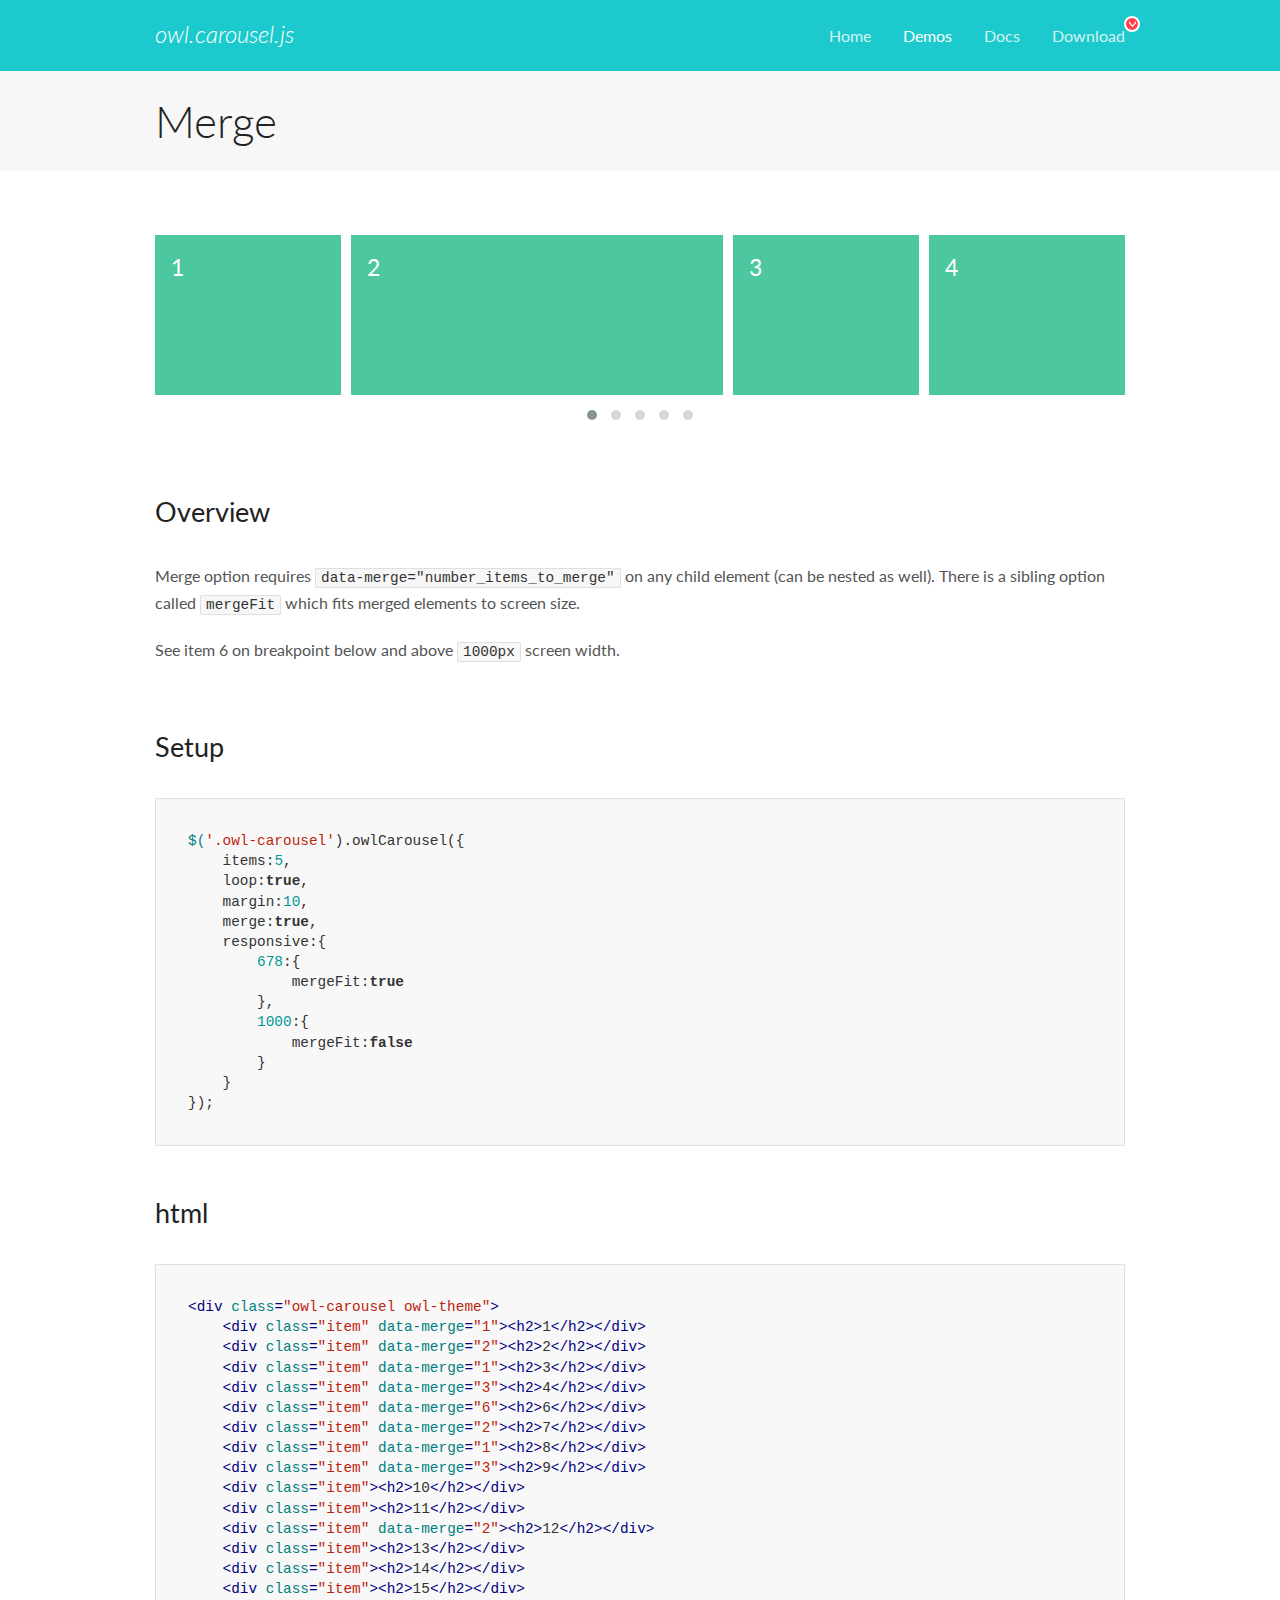
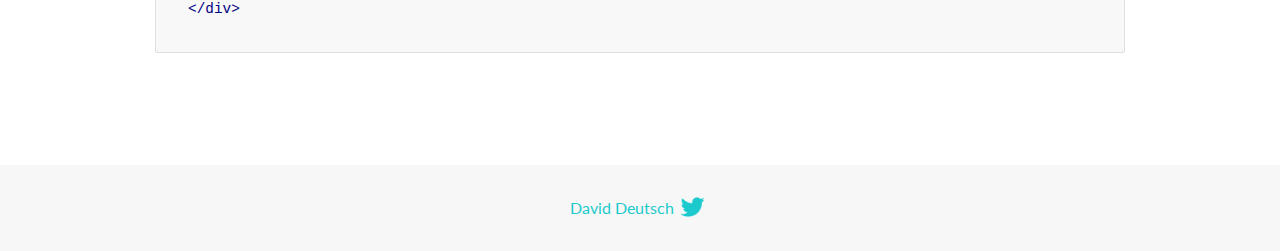
<file: lib/OwlCarousel2-2.3.4/docs/demos/merge.html>
<!DOCTYPE html>
<html lang="en">
  <head>

    <!-- head -->
    <meta charset="utf-8">
    <meta name="msapplication-tap-highlight" content="no" />
    <meta name="viewport" content="width=device-width, initial-scale=1.0" />
    <meta name="description" content="Merge Items">
    <meta name="author" content="David Deutsch">
    <title>
      Merge Demo | Owl Carousel | 2.3.4
    </title>

    <!-- Stylesheets -->
    <link href='https://fonts.googleapis.com/css?family=Lato:300,400,700,400italic,300italic' rel='stylesheet' type='text/css'>
    <link rel="stylesheet" href="../assets/css/docs.theme.min.css">

    <!-- Owl Stylesheets -->
    <link rel="stylesheet" href="../assets/owlcarousel/assets/owl.carousel.min.css">
    <link rel="stylesheet" href="../assets/owlcarousel/assets/owl.theme.default.min.css">

    <!-- HTML5 shim and Respond.js IE8 support of HTML5 elements and media queries -->

    <!--[if lt IE 9]>
      <script src="https://oss.maxcdn.com/libs/html5shiv/3.7.0/html5shiv.js"></script>
      <script src="https://oss.maxcdn.com/libs/respond.js/1.3.0/respond.min.js"></script>
    <![endif]-->

    <!-- Favicons -->
    <link rel="apple-touch-icon-precomposed" sizes="144x144" href="../assets/ico/apple-touch-icon-144-precomposed.png">
    <link rel="shortcut icon" href="../assets/ico/favicon.png">
    <link rel="shortcut icon" href="favicon.ico">

    <!-- Yeah i know js should not be in header. Its required for demos.-->

    <!-- javascript -->
    <script src="../assets/vendors/jquery.min.js"></script>
    <script src="../assets/owlcarousel/owl.carousel.js"></script>
  </head>
  <body>

    <!-- header -->
    <header class="header">
      <div class="row">
        <div class="large-12 columns">
          <div class="brand left">
            <h3>
              <a href="/OwlCarousel2/">owl.carousel.js</a> 
            </h3>
          </div>
          <a id="toggle-nav" class="right">
            <span></span> <span></span> <span></span> 
          </a> 
          <div class="nav-bar">
            <ul class="clearfix">
              <li> <a href="/OwlCarousel2/index.html">Home</a>  </li>
              <li class="active">
                <a href="/OwlCarousel2/demos/demos.html">Demos</a> 
              </li>
              <li> <a href="/OwlCarousel2/docs/started-welcome.html">Docs</a>  </li>
              <li>
                <a href="https://github.com/OwlCarousel2/OwlCarousel2/archive/2.3.4.zip">Download</a> 
                <span class="download"></span> 
              </li>
            </ul>
          </div>
        </div>
      </div>
    </header>

    <!-- title -->
    <section class="title">
      <div class="row">
        <div class="large-12 columns">
          <h1>Merge</h1>
        </div>
      </div>
    </section>

    <!--  Demos -->
    <section id="demos">
      <div class="row">
        <div class="large-12 columns">
          <div class="owl-carousel owl-theme">
            <div class="item" data-merge="1">
              <h4>1</h4>
            </div>
            <div class="item" data-merge="2">
              <h4>2</h4>
            </div>
            <div class="item" data-merge="1">
              <h4>3</h4>
            </div>
            <div class="item" data-merge="3">
              <h4>4</h4>
            </div>
            <div class="item" data-merge="6">
              <h4>6</h4>
            </div>
            <div class="item" data-merge="2">
              <h4>7</h4>
            </div>
            <div class="item" data-merge="1">
              <h4>8</h4>
            </div>
            <div class="item" data-merge="3">
              <h4>9</h4>
            </div>
            <div class="item">
              <h4>10</h4>
            </div>
            <div class="item">
              <h4>11</h4>
            </div>
            <div class="item" data-merge="2">
              <h4>12</h4>
            </div>
            <div class="item">
              <h4>13</h4>
            </div>
            <div class="item">
              <h4>14</h4>
            </div>
            <div class="item">
              <h4>15</h4>
            </div>
          </div>
          <h3 id="overview">Overview</h3>
          <p>Merge option requires <code>data-merge=&quot;number_items_to_merge&quot;</code> on any child element (can be nested as well). There is a sibling option called <code>mergeFit</code> which fits merged elements to screen size. </p>
          <p>See item 6 on breakpoint below and above <code>1000px</code> screen width.</p>
          <h3 id="setup">Setup</h3>
          <pre><code>$(&#39;.owl-carousel&#39;).owlCarousel({
    items:5,
    loop:true,
    margin:10,
    merge:true,
    responsive:{
        678:{
            mergeFit:true
        },
        1000:{
            mergeFit:false
        }
    }
});</code></pre>
          <h3 id="html">html</h3>
          <pre><code>&lt;div class=&quot;owl-carousel owl-theme&quot;&gt;
    &lt;div class=&quot;item&quot; data-merge=&quot;1&quot;&gt;&lt;h2&gt;1&lt;/h2&gt;&lt;/div&gt;
    &lt;div class=&quot;item&quot; data-merge=&quot;2&quot;&gt;&lt;h2&gt;2&lt;/h2&gt;&lt;/div&gt;
    &lt;div class=&quot;item&quot; data-merge=&quot;1&quot;&gt;&lt;h2&gt;3&lt;/h2&gt;&lt;/div&gt;
    &lt;div class=&quot;item&quot; data-merge=&quot;3&quot;&gt;&lt;h2&gt;4&lt;/h2&gt;&lt;/div&gt;
    &lt;div class=&quot;item&quot; data-merge=&quot;6&quot;&gt;&lt;h2&gt;6&lt;/h2&gt;&lt;/div&gt;
    &lt;div class=&quot;item&quot; data-merge=&quot;2&quot;&gt;&lt;h2&gt;7&lt;/h2&gt;&lt;/div&gt;
    &lt;div class=&quot;item&quot; data-merge=&quot;1&quot;&gt;&lt;h2&gt;8&lt;/h2&gt;&lt;/div&gt;
    &lt;div class=&quot;item&quot; data-merge=&quot;3&quot;&gt;&lt;h2&gt;9&lt;/h2&gt;&lt;/div&gt;
    &lt;div class=&quot;item&quot;&gt;&lt;h2&gt;10&lt;/h2&gt;&lt;/div&gt;
    &lt;div class=&quot;item&quot;&gt;&lt;h2&gt;11&lt;/h2&gt;&lt;/div&gt;
    &lt;div class=&quot;item&quot; data-merge=&quot;2&quot;&gt;&lt;h2&gt;12&lt;/h2&gt;&lt;/div&gt;
    &lt;div class=&quot;item&quot;&gt;&lt;h2&gt;13&lt;/h2&gt;&lt;/div&gt;
    &lt;div class=&quot;item&quot;&gt;&lt;h2&gt;14&lt;/h2&gt;&lt;/div&gt;
    &lt;div class=&quot;item&quot;&gt;&lt;h2&gt;15&lt;/h2&gt;&lt;/div&gt;
&lt;/div&gt;</code></pre>
          <script>
            $(document).ready(function() {
              $('.owl-carousel').owlCarousel({
                items: 5,
                loop: true,
                margin: 10,
                merge: true,
                responsive: {
                  678: {
                    mergeFit: true
                  },
                  1000: {
                    mergeFit: false
                  }
                }
              });
            })
          </script>
        </div>
      </div>
    </section>

    <!-- footer -->
    <footer class="footer">
      <div class="row">
        <div class="large-12 columns">
          <h5>
            <a href="/OwlCarousel2/docs/support-contact.html">David Deutsch</a> 
            <a id="custom-tweet-button" href="https://twitter.com/share?url=https://github.com/OwlCarousel2/OwlCarousel2&text=Owl Carousel - This is so awesome! " target="_blank"></a> 
          </h5>
        </div>
      </div>
    </footer>

    <!-- vendors -->
    <script src="../assets/vendors/highlight.js"></script>
    <script src="../assets/js/app.js"></script>
  </body>
</html>
</file>
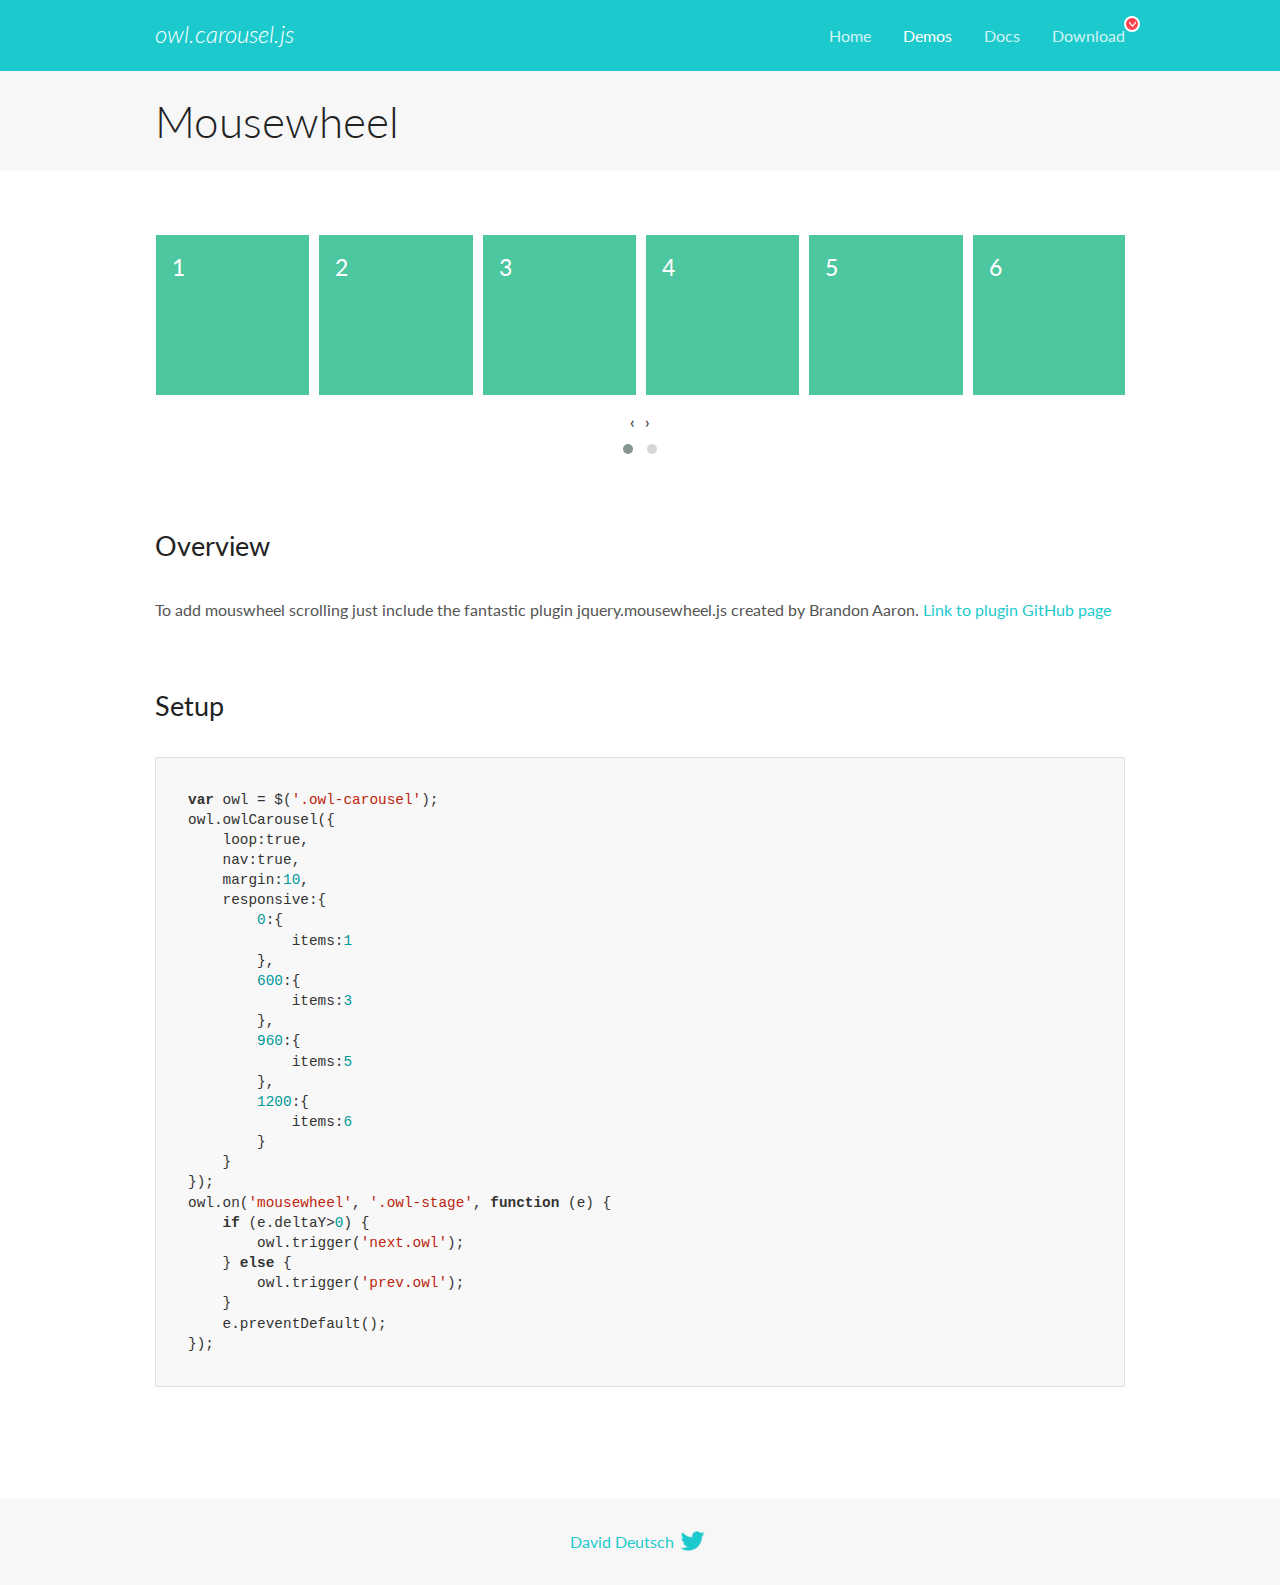
<file: lib/OwlCarousel2-2.3.4/docs/demos/mousewheel.html>
<!DOCTYPE html>
<html lang="en">
  <head>

    <!-- head -->
    <meta charset="utf-8">
    <meta name="msapplication-tap-highlight" content="no" />
    <meta name="viewport" content="width=device-width, initial-scale=1.0" />
    <meta name="description" content="Mousewheel usage demo">
    <meta name="author" content="David Deutsch">
    <title>
      Mousewheel Demo | Owl Carousel | 2.3.4
    </title>

    <!-- Stylesheets -->
    <link href='https://fonts.googleapis.com/css?family=Lato:300,400,700,400italic,300italic' rel='stylesheet' type='text/css'>
    <link rel="stylesheet" href="../assets/css/docs.theme.min.css">

    <!-- Owl Stylesheets -->
    <link rel="stylesheet" href="../assets/owlcarousel/assets/owl.carousel.min.css">
    <link rel="stylesheet" href="../assets/owlcarousel/assets/owl.theme.default.min.css">

    <!-- HTML5 shim and Respond.js IE8 support of HTML5 elements and media queries -->

    <!--[if lt IE 9]>
      <script src="https://oss.maxcdn.com/libs/html5shiv/3.7.0/html5shiv.js"></script>
      <script src="https://oss.maxcdn.com/libs/respond.js/1.3.0/respond.min.js"></script>
    <![endif]-->

    <!-- Favicons -->
    <link rel="apple-touch-icon-precomposed" sizes="144x144" href="../assets/ico/apple-touch-icon-144-precomposed.png">
    <link rel="shortcut icon" href="../assets/ico/favicon.png">
    <link rel="shortcut icon" href="favicon.ico">

    <!-- Yeah i know js should not be in header. Its required for demos.-->

    <!-- javascript -->
    <script src="../assets/vendors/jquery.min.js"></script>
    <script src="../assets/owlcarousel/owl.carousel.js"></script>
  </head>
  <body>

    <!-- header -->
    <header class="header">
      <div class="row">
        <div class="large-12 columns">
          <div class="brand left">
            <h3>
              <a href="/OwlCarousel2/">owl.carousel.js</a> 
            </h3>
          </div>
          <a id="toggle-nav" class="right">
            <span></span> <span></span> <span></span> 
          </a> 
          <div class="nav-bar">
            <ul class="clearfix">
              <li> <a href="/OwlCarousel2/index.html">Home</a>  </li>
              <li class="active">
                <a href="/OwlCarousel2/demos/demos.html">Demos</a> 
              </li>
              <li> <a href="/OwlCarousel2/docs/started-welcome.html">Docs</a>  </li>
              <li>
                <a href="https://github.com/OwlCarousel2/OwlCarousel2/archive/2.3.4.zip">Download</a> 
                <span class="download"></span> 
              </li>
            </ul>
          </div>
        </div>
      </div>
    </header>

    <!-- title -->
    <section class="title">
      <div class="row">
        <div class="large-12 columns">
          <h1>Mousewheel</h1>
        </div>
      </div>
    </section>

    <!--  Demos -->
    <section id="demos">
      <div class="row">
        <div class="large-12 columns">
          <div class="owl-carousel owl-theme">
            <div class="item">
              <h4>1</h4>
            </div>
            <div class="item">
              <h4>2</h4>
            </div>
            <div class="item">
              <h4>3</h4>
            </div>
            <div class="item">
              <h4>4</h4>
            </div>
            <div class="item">
              <h4>5</h4>
            </div>
            <div class="item">
              <h4>6</h4>
            </div>
            <div class="item">
              <h4>7</h4>
            </div>
            <div class="item">
              <h4>8</h4>
            </div>
            <div class="item">
              <h4>9</h4>
            </div>
            <div class="item">
              <h4>10</h4>
            </div>
            <div class="item">
              <h4>11</h4>
            </div>
            <div class="item">
              <h4>12</h4>
            </div>
          </div>
          <h3 id="overview">Overview</h3>
          <p>To add mouswheel scrolling just include the fantastic plugin jquery.mousewheel.js created by Brandon Aaron.
            <a href="https://github.com/brandonaaron/jquery-mousewheel">Link to plugin GitHub page</a> 
          </p>
          <h3 id="setup">Setup</h3>
          <pre><code>var owl = $(&#39;.owl-carousel&#39;);
owl.owlCarousel({
    loop:true,
    nav:true,
    margin:10,
    responsive:{
        0:{
            items:1
        },
        600:{
            items:3
        },            
        960:{
            items:5
        },
        1200:{
            items:6
        }
    }
});
owl.on(&#39;mousewheel&#39;, &#39;.owl-stage&#39;, function (e) {
    if (e.deltaY&gt;0) {
        owl.trigger(&#39;next.owl&#39;);
    } else {
        owl.trigger(&#39;prev.owl&#39;);
    }
    e.preventDefault();
});</code></pre>
          <script src="../assets/vendors/jquery.mousewheel.min.js"></script>
          <script>
            $(document).ready(function() {
              var owl = $('.owl-carousel');
              owl.owlCarousel({
                loop: true,
                nav: true,
                margin: 10,
                responsive: {
                  0: {
                    items: 1
                  },
                  600: {
                    items: 3
                  },
                  960: {
                    items: 5
                  },
                  1200: {
                    items: 6
                  }
                }
              });
              owl.on('mousewheel', '.owl-stage', function(e) {
                if (e.deltaY > 0) {
                  owl.trigger('next.owl');
                } else {
                  owl.trigger('prev.owl');
                }
                e.preventDefault();
              });
            })
          </script>
        </div>
      </div>
    </section>

    <!-- footer -->
    <footer class="footer">
      <div class="row">
        <div class="large-12 columns">
          <h5>
            <a href="/OwlCarousel2/docs/support-contact.html">David Deutsch</a> 
            <a id="custom-tweet-button" href="https://twitter.com/share?url=https://github.com/OwlCarousel2/OwlCarousel2&text=Owl Carousel - This is so awesome! " target="_blank"></a> 
          </h5>
        </div>
      </div>
    </footer>

    <!-- vendors -->
    <script src="../assets/vendors/highlight.js"></script>
    <script src="../assets/js/app.js"></script>
  </body>
</html>
</file>
<file: css/styles.css>
@font-face {
	font-family: 'OpenSans';
	src: url("../fonts/Open_Sans/static/OpenSans-Regular.ttf");
	font-size: 1em;
}
@font-face {
	font-family: 'OpenSans-Light';
	src: url("../fonts/Open_Sans/static/OpenSans-Light.ttf");
	font-size: 1em;
}


header{
    width: 100%;
    height: 150px;
    background-color: rgba(91, 41, 154, 0.8);
	z-index: 2;
	position: relative;
}
header .container{
    position: relative;
}
header .header-black{
    background-color: #000;
    height: 40px;
}
header .header-black li{
    background-image: url("../img/clubs.png");
    background-repeat: no-repeat;
    display: inline-block;
    margin: 4px 8px;
}
header .header-black li.club-01 {
	background-position: 0px 0px;
}
header .header-black li.club-02 {
	background-position: -48px 0px;
}
header .header-black li.club-03 {
	background-position: -95px 0px;
}
header .header-black li.club-04 {
	background-position: -140px 0px;
}
header .header-black li.club-05 {
	background-position: -189px 0px;
}
header .header-black li.club-06 {
	background-position: -239px 0px;
}
header .header-black li.club-07 {
	background-position: -288px 0px;
}
header .header-black li.club-08 {
	background-position: -334px 0px;
}
header .header-black li.club-09 {
	background-position: -381px 0px;
}
header .header-black li.club-10 {
	background-position: -429px 0px;
}
header .header-black li.club-11 {
	background-position: -478px 0px;
}
header .header-black li.club-12 {
	background-position: -527px 0px;
}
header .header-black li.club-13 {
	background-position: -579px 0px;
}
header .header-black li.club-14 {
	background-position: -629px 0px;
}
header .header-black li.club-15 {
	background-position: -671px 0px;
}
header .header-black li.club-16 {
	background-position: -719px 0px;
}
header .header-black li.club-17 {
	background-position: -763px 0px;
}
header .header-black li.club-18 {
	background-position: -808px 0px;
}
header .header-black li.club-19 {
	background-position: -853px 0px;
}
header .header-black li.club-20 {
	background-position: -900px 0px;
}
header .header-black li.club-21 {
	background-position: -950px 0px;
}

header .header-black li a{
    width: 32px;
    height: 32px;
    display: block;
}
header #logotipo{
    position: absolute;
    top: 20px;
	z-index: 3;
}
.container-menu{
	position: absolute;
	--bs-gutter-x: 1.5rem;
    --bs-gutter-y: 0;
    width: 95%;
    padding-right: calc(var(--bs-gutter-x)* .5);
    padding-left: calc(var(--bs-gutter-x)* .5);
	margin: 20px 0 0 10px;
	max-width: 100%;
}
.container .row{
	width: 100%;
}
.pull-right {
    padding-right: 15px;
    padding-left: 0;
    text-align: right;
    border-left: 0;
}
.pull-left {
    padding-left: 15px;
    padding-right: 0;
    text-align: left;
    border-right: 0;
	color: #666;
	font-family: 'OpenSans';
	font-size: 16px;
}
#menu {
	margin: 16px 0;
}
#menu li {
	display: inline-block;
	font-family: 'OpenSans';
}
#menu li a {
	color: #FFF;
	font-size: 16px;
	padding: 10px 25px;
	text-decoration: none;
	font-weight: bold;
}
#menu li.search {
	width: 180px;
	transition: 1s;
}
#menu li.search.ativo {
	width: 250px;
}
#menu li.search input {
	background-color: #5C2D90;
	color: #fff;
	border: none;
	height: 30px;
	line-height: 30px;
}
#menu li.search ::-webkit-input-placeholder {
	color: #fff;
}
#menu li.search button {
	border: none;
	background: none;
	right: 3px;
}
#menu li.search button i {
	font-size: 14px;
	color: rgba(255, 255, 255, .5);
}
#banner {
	width: 100%;
	height: 728px;
	position: relative;
	background: url("../img/banner.jpg") no-repeat;
	background-size: 1900px 900px;
	top: -200px;
}
#banner h1 {
	color: #fff;;
	top: 300px;
	position: relative;
	font-size: 92px;
	text-shadow: 2px 2px 2px rgba(0, 0, 0, 0.45);
	font-family: 'OpenSans-Light';
	margin-left: 50px;
}
#banner h1 small {
	font-size: 32px;
	display: block;
	color: #fff;
	text-shadow: 2px 2px 2px rgba(0, 0, 0, 0.45);
	font-family: 'OpenSans';
	font-weight: bold;
}
#news {
	position: relative;
	top: -150px;
}
#news h2 {
	color: #5E2799;
	font-family: 'OpenSans-Light';
	font-size: 48px;
	text-transform: uppercase;
	text-align: center;

}
#news hr {
	border: 5px solid; 
	border-color: #FDE192;
	width: 200px;
	margin: 0 auto;
}
#news .thumbnails {
	margin-top: 20px;
}
#news .thumbnails h3 {
	color: #5E2799;
	font-size: 18px;
	font-family: 'OpenSans';
	font-weight: bold;
	margin-bottom: 0;
}
#news .thumbnails time {
	color: #5E2799;
	font-size: 18px;
	font-family: 'OpenSans';
}
#news .thumbnails .item-inner {
	padding: 10px;
}
#news .thumbnails .item-inner img {
	width: 100%;
}
#estatisticas {
	background-color: #5E299A;
	width: 100%;
	height: 200px;
	text-align: center;
}
#estatisticas p {
	color: #FDE192;
	text-transform: uppercase;
	font-family: 'OpenSans-Light';
	font-size: 64px;
	margin-top: 40px;
}
#estatisticas p small {
	color: #fff;
	font-size: 24px;
	display: block;
}
#call-to-action {
	text-align: center;
	margin-top: 80px;
}
#call-to-action h2 {
	color: #5E2799;
	font-family: 'OpenSans-Light';
	font-size: 48px;
	text-align: center;

}
#call-to-action hr {
	border: 5px solid; 
	border-color: #FDE192;
	width: 200px;
	margin: 0 auto;
}
#call-to-action p {
	margin-top: 40px;
	margin-bottom: 40px;
	color: #656565;
}
#call-to-action .btn {
	min-width: 164px;
	height: 44px;
	line-height: 34px;
	border-radius: 0;
}
#call-to-action .btn-roxo {
	color: #fff;
	background-color: #5E299A;
	border-color: #5E299A;
}
#call-to-action .btn-amarelo {
	color: #fff;
	background-color: #FDE192;
	border-color: #FDE192;
}
#call-to-action .row-max-400 {
	margin: 0 auto;
	max-width: 400px;
}
footer {
	margin-top: 110px;
}
footer .row {
	width: 100%;
}
footer .row-cinza-claro {
	background-color: #171F26;
	height: 200px;
}
footer .row-cinza-escuro {
	background-color: #11171D;
	height: 60px;
	border-top: #242D37 1px solid;
}
footer .container p {
	line-height: 3;
	margin-bottom: 0;
}
footer .texto-roxo {
	color: #623291;
	font-family: 'OpenSans';
	font-weight: bold;
	font-size: 14px;
}
footer .logotipo {
	margin-top: 28px;
}
footer .col-popular-post,
footer .col-links,
footer .col-get-in-touch {
	margin-top: 40px;
}
footer .row-cols h4 {
	font-family: 'OpenSans';
	font-size: 16px;
	color: #FFF;
	padding-bottom: 17px;
	border-bottom: #242D37 1px solid;
}
footer .row-cols h5 {
	color: #666;
	font-family: Arial;
	font-size: 14px;
	margin-bottom: 0;
}
footer .row-cols time {
	color: #FDE092;
	font-family: Arial;
	font-size: 14px;
}
footer .col-popular-post li {
	padding-bottom: 10px;
}
footer .col-links a {
	color: #FFF;
	font-family: Arial;
	font-size: 14px;
	text-decoration: none;
}
footer .col-links .fa {
	margin: 0 6px;
}
footer .col-get-in-touch address {
	color: #666;
	font-family: Arial;
	font-size: 14px;
	margin-bottom: 10px;
}
footer .col-get-in-touch address span {
	display: inline-block;
}
footer .col-get-in-touch address i {
	position: relative;
	top: -14px;
}
footer .col-get-in-touch i {
	color: #9B9B9B;
	font-size: 20px;
	margin: 0 6px;
}
footer .col-get-in-touch a {
	color: #666;
}
footer .col-get-in-touch p {
	line-height: 20px;
}
footer .list-socials {
	margin-top: 4px;
}
footer .list-socials li {
	display: inline-block;
	margin-right: 8px;
}
footer .list-socials a {
	display: block;
	border: #9B9B9B 1px solid;
	width: 28px;
	height: 28px;
	line-height: 28px;
	border-radius: 14px;
	text-align: center;
}
footer .list-socials i {
	font-size: 16px;
	margin: 7px auto;
}
#banner h1.efeito {
	color: red;
	font-size: 12em;
	transition: 2s;
}
#btn-bars, #btn-search {
	display: none;
}
</file>
<file: css/styles-mobile.css>
/* Tamanho padrão para tablets */
@media only screen and (max-width: 768px) {
    .header-black ul {
        display: none;
    }
    #menu li.search {
        width: 110px;
        transition: 1s;
    }
    #menu li.search.ativo {
        width: 150px;
    }
}

/* Tamanho padrão para smartphones */
@media only screen and (max-width: 480px) {
    .header-black ul, #menu {
        display: none;
    }
    #logotipo {
        left: 33%;
    }
    #btn-bars, #btn-search {
        color: #fff;
        font-size: 22px;
        position: absolute;
        top: 2px;
        background: none;
        border: none;
        display: block;
    }
    #btn-bars {
        left: 5px;
    }
    #btn-search { 
        right: 5px;
    }
    #banner {
        height: 317px;
        top: -150px;
        background-size: cover;
        background-position: 0;
        text-align: center;
    }
    #banner h1 {
        top: 180px;
        font-size: 48px;
        margin-left: 0;
    }
    #banner h1 small {
        font-size: 22px;
    }
}
</file>
